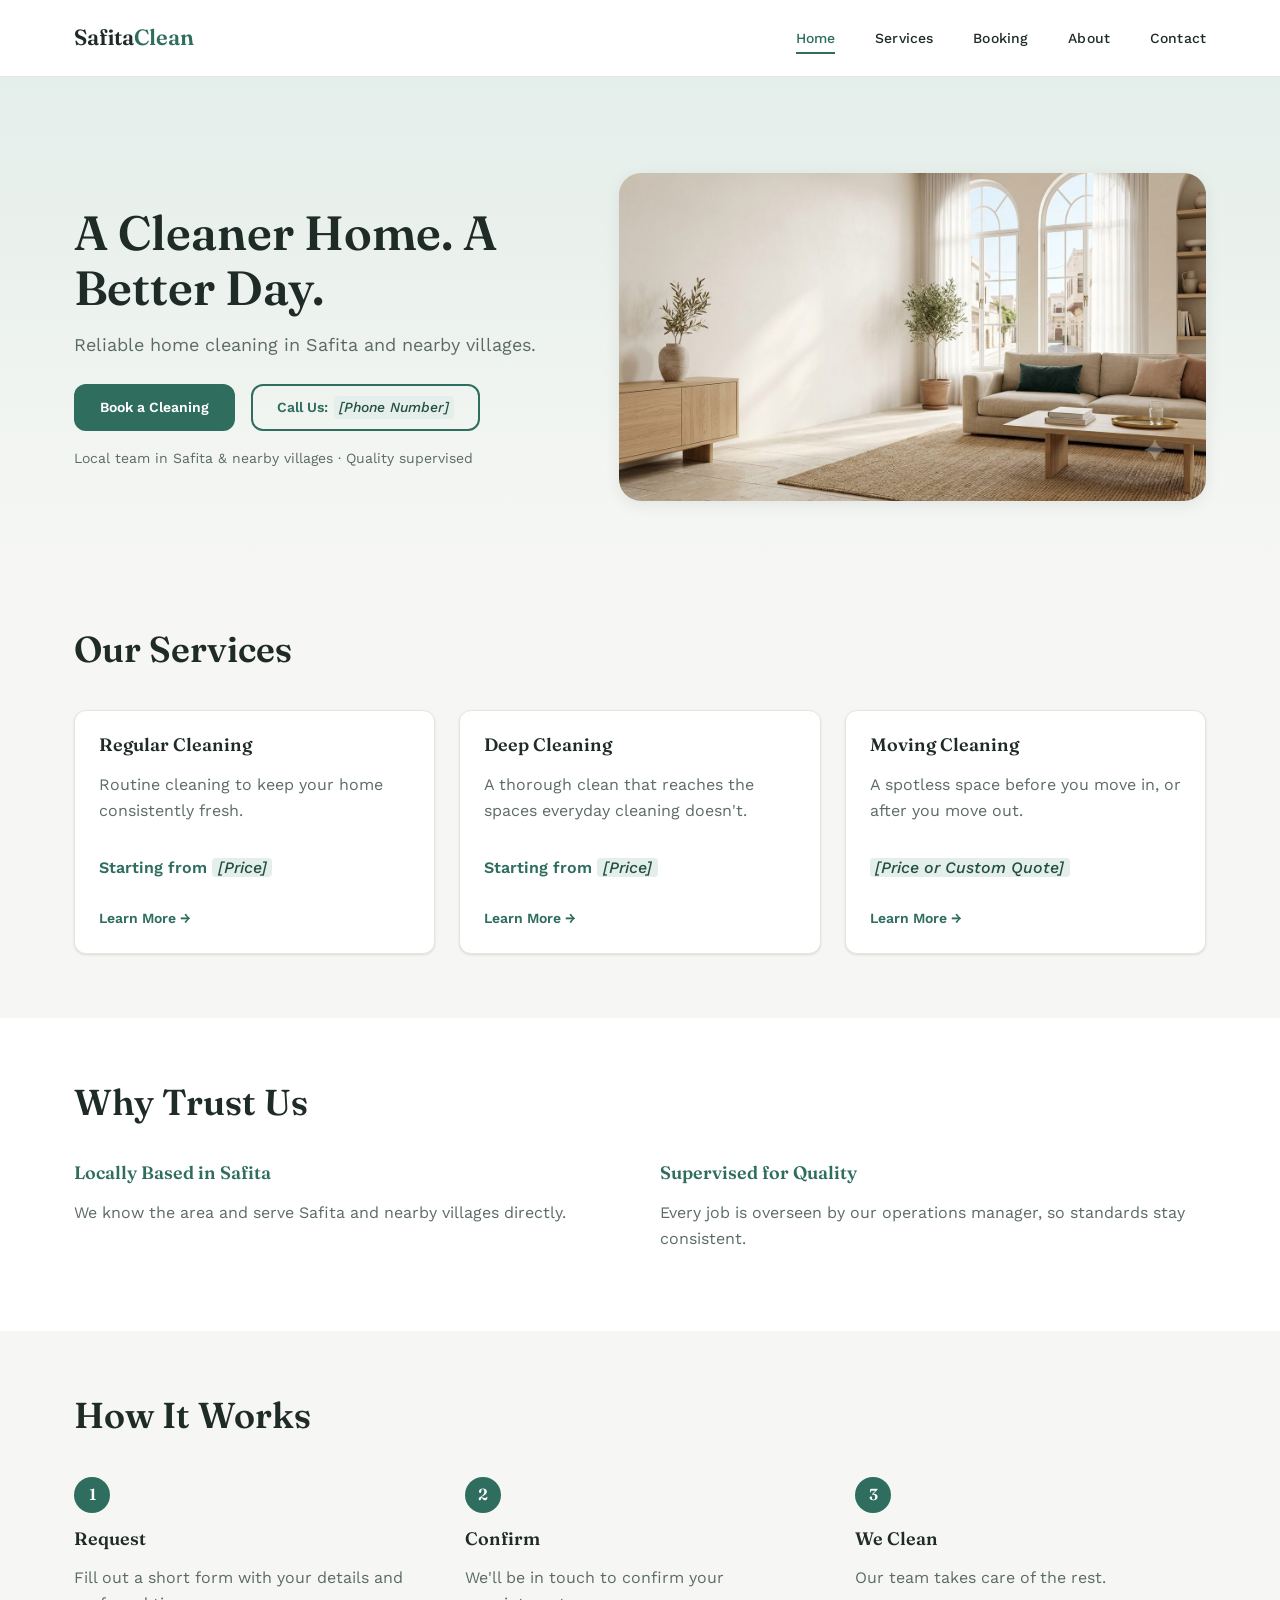
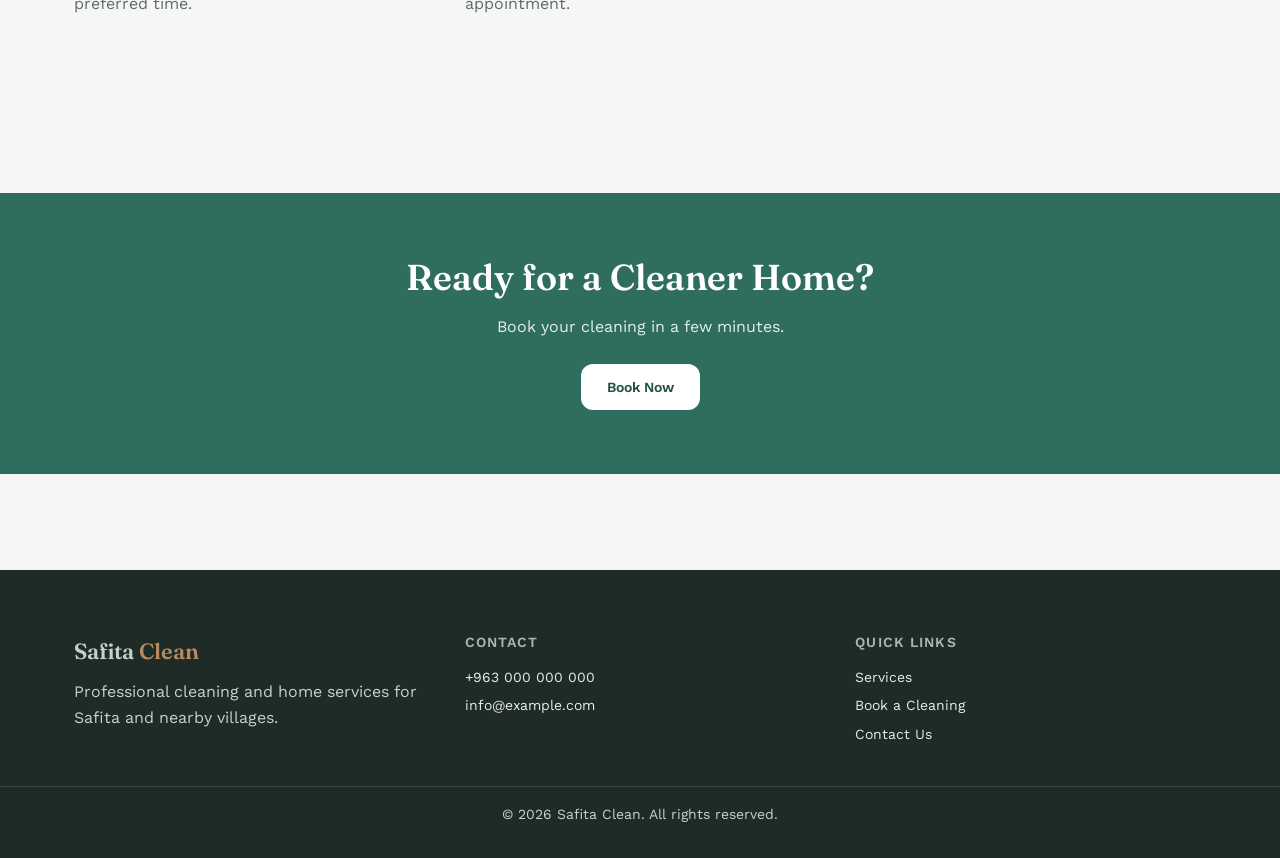
<file: index.html>
<!DOCTYPE html>
<html lang="en">
<head>
  <meta charset="UTF-8">
  <meta name="viewport" content="width=device-width, initial-scale=1.0">
  <title>Safita Clean | Professional Cleaning & Home Services</title>
  <meta name="description" content="Professional home cleaning services in Safita and nearby villages — regular cleaning, deep cleaning, and moving cleanups.">

  <link rel="preconnect" href="https://fonts.googleapis.com">
  <link rel="preconnect" href="https://fonts.gstatic.com" crossorigin>
  <link href="https://fonts.googleapis.com/css2?family=Fraunces:wght@500;600;700&family=Work+Sans:wght@400;500;600&display=swap" rel="stylesheet">

  <link rel="stylesheet" href="css/base.css">
  <link rel="stylesheet" href="css/layout.css">
  <link rel="stylesheet" href="css/components.css">
</head>
<body>
  <a href="#main-content" class="skip-link">Skip to main content</a>

  <div data-include="partials/header.html"></div>

  <main id="main-content">

    <!-- 1. Hero -->
    <section class="hero">
      <div class="container hero__grid">
        <div class="hero__content">
          <h1>A Cleaner Home. A Better Day.</h1>
          <p class="hero__subtext">Reliable home cleaning in Safita and nearby villages.</p>
          <div class="hero__actions">
            <a href="booking.html" class="btn btn--primary">Book a Cleaning</a>
            <a href="tel:+963000000000" class="btn btn--secondary">Call Us: <span class="placeholder-text">[Phone Number]</span></a>
          </div>
          <p class="hero__trust-line">Local team in Safita &amp; nearby villages · Quality supervised</p>
        </div>
        <div class="hero__visual">
          <img
            src="assets/images/hero-living-room.jpg"
            alt="A bright, clean, sunlit living room"
            class="hero__image"
            loading="eager"
            fetchpriority="high"
            width="1376"
            height="768">
        </div>
      </div>
    </section>

    <!-- 2. Services overview -->
    <section class="section">
      <div class="container">
        <h2>Our Services</h2>
        <div class="service-cards">
          <article class="service-card">
            <h3>Regular Cleaning</h3>
            <p>Routine cleaning to keep your home consistently fresh.</p>
            <p class="service-card__price">Starting from <span class="placeholder-text">[Price]</span></p>
            <a href="services.html" class="service-card__link">Learn More →</a>
          </article>
          <article class="service-card">
            <h3>Deep Cleaning</h3>
            <p>A thorough clean that reaches the spaces everyday cleaning doesn't.</p>
            <p class="service-card__price">Starting from <span class="placeholder-text">[Price]</span></p>
            <a href="services.html" class="service-card__link">Learn More →</a>
          </article>
          <article class="service-card">
            <h3>Moving Cleaning</h3>
            <p>A spotless space before you move in, or after you move out.</p>
            <p class="service-card__price"><span class="placeholder-text">[Price or Custom Quote]</span></p>
            <a href="services.html" class="service-card__link">Learn More →</a>
          </article>
        </div>
      </div>
    </section>

    <!-- 3. Why trust us -->
    <section class="section trust-section">
      <div class="container">
        <h2>Why Trust Us</h2>
        <div class="trust-points">
          <div class="trust-point">
            <h3>Locally Based in Safita</h3>
            <p>We know the area and serve Safita and nearby villages directly.</p>
          </div>
          <div class="trust-point">
            <h3>Supervised for Quality</h3>
            <p>Every job is overseen by our operations manager, so standards stay consistent.</p>
          </div>
        </div>
      </div>
    </section>

    <!-- 4. How it works -->
    <section class="section">
      <div class="container">
        <h2>How It Works</h2>
        <ol class="steps">
          <li class="step">
            <span class="step__number" aria-hidden="true">1</span>
            <h3>Request</h3>
            <p>Fill out a short form with your details and preferred time.</p>
          </li>
          <li class="step">
            <span class="step__number" aria-hidden="true">2</span>
            <h3>Confirm</h3>
            <p>We'll be in touch to confirm your appointment.</p>
          </li>
          <li class="step">
            <span class="step__number" aria-hidden="true">3</span>
            <h3>We Clean</h3>
            <p>Our team takes care of the rest.</p>
          </li>
        </ol>
      </div>
    </section>

    <!-- 5. Final CTA -->
    <section class="cta-banner">
      <div class="container cta-banner__inner">
        <h2>Ready for a Cleaner Home?</h2>
        <p>Book your cleaning in a few minutes.</p>
        <a href="booking.html" class="btn btn--primary">Book Now</a>
      </div>
    </section>

  </main>

  <div data-include="partials/footer.html"></div>

  <script src="js/include.js" defer></script>
  <script src="js/nav.js" defer></script>
  <script src="js/main.js" defer></script>
</body>
</html>
</file>
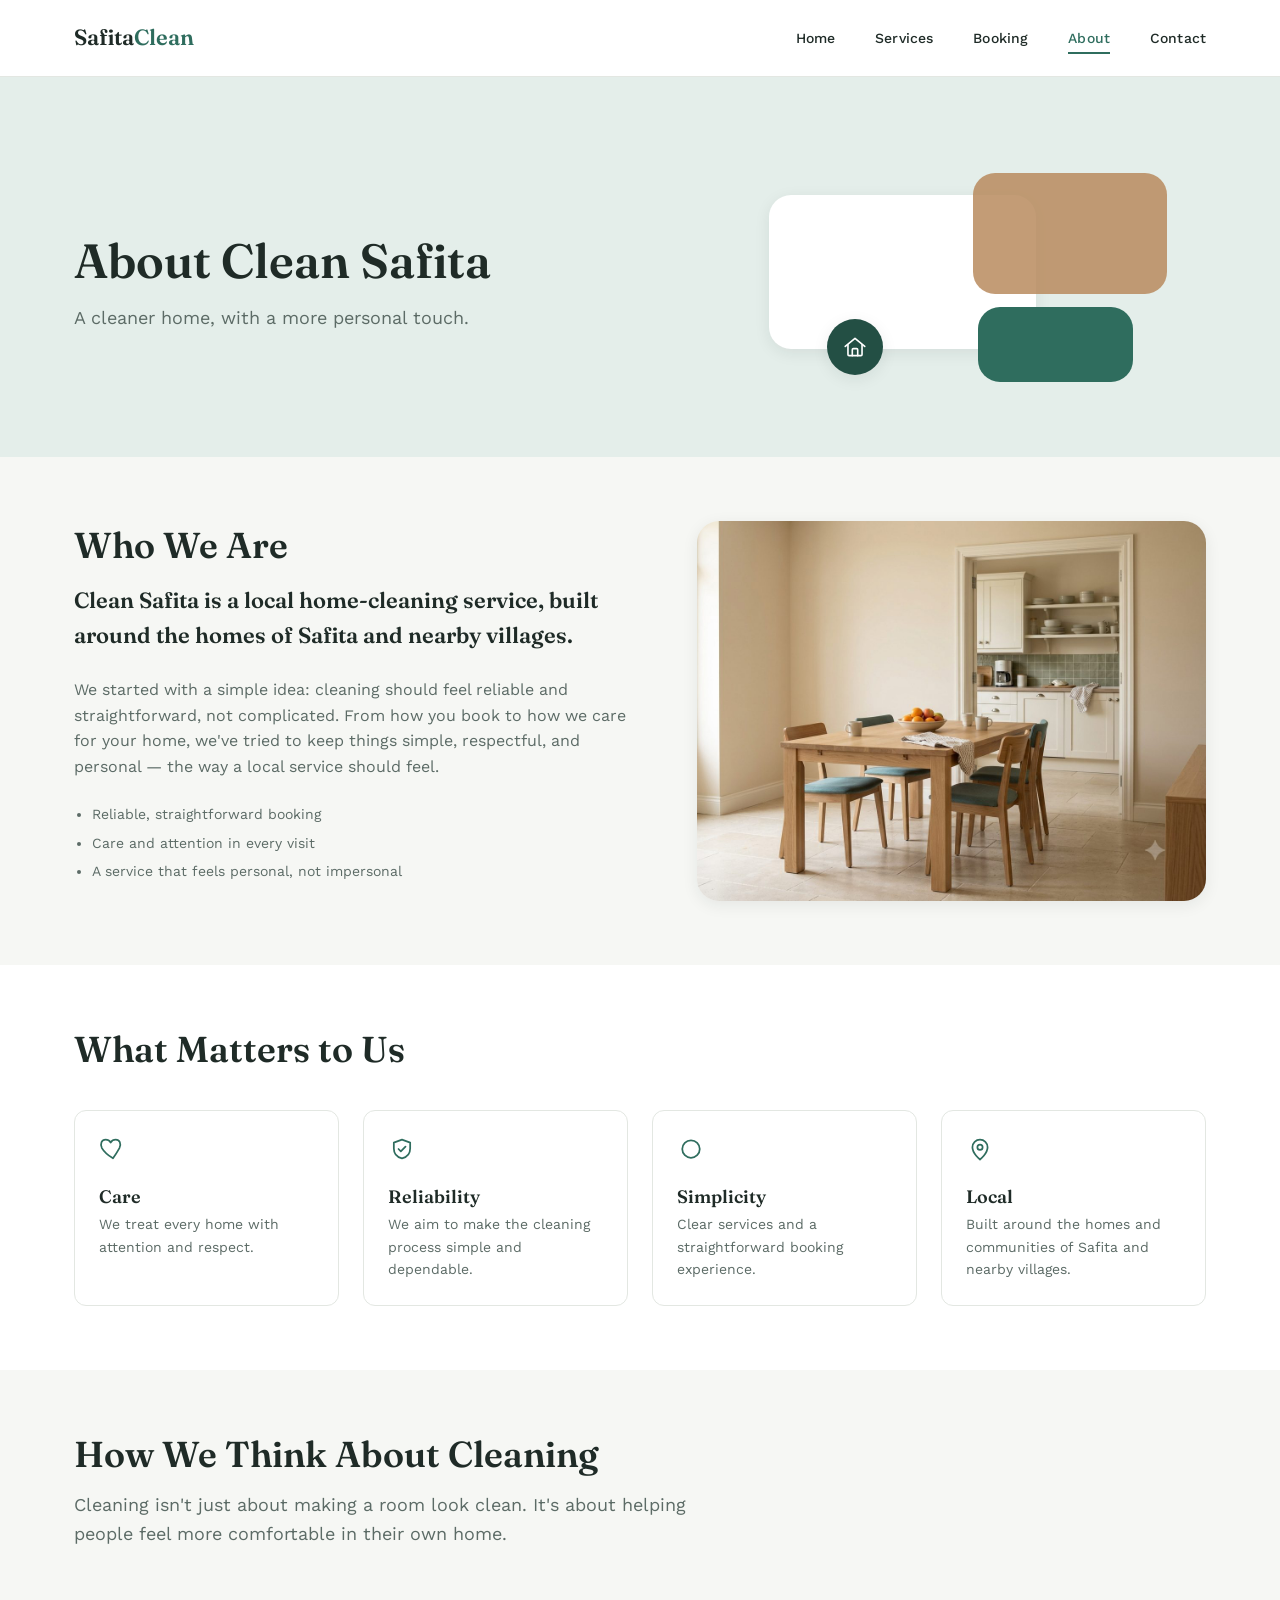
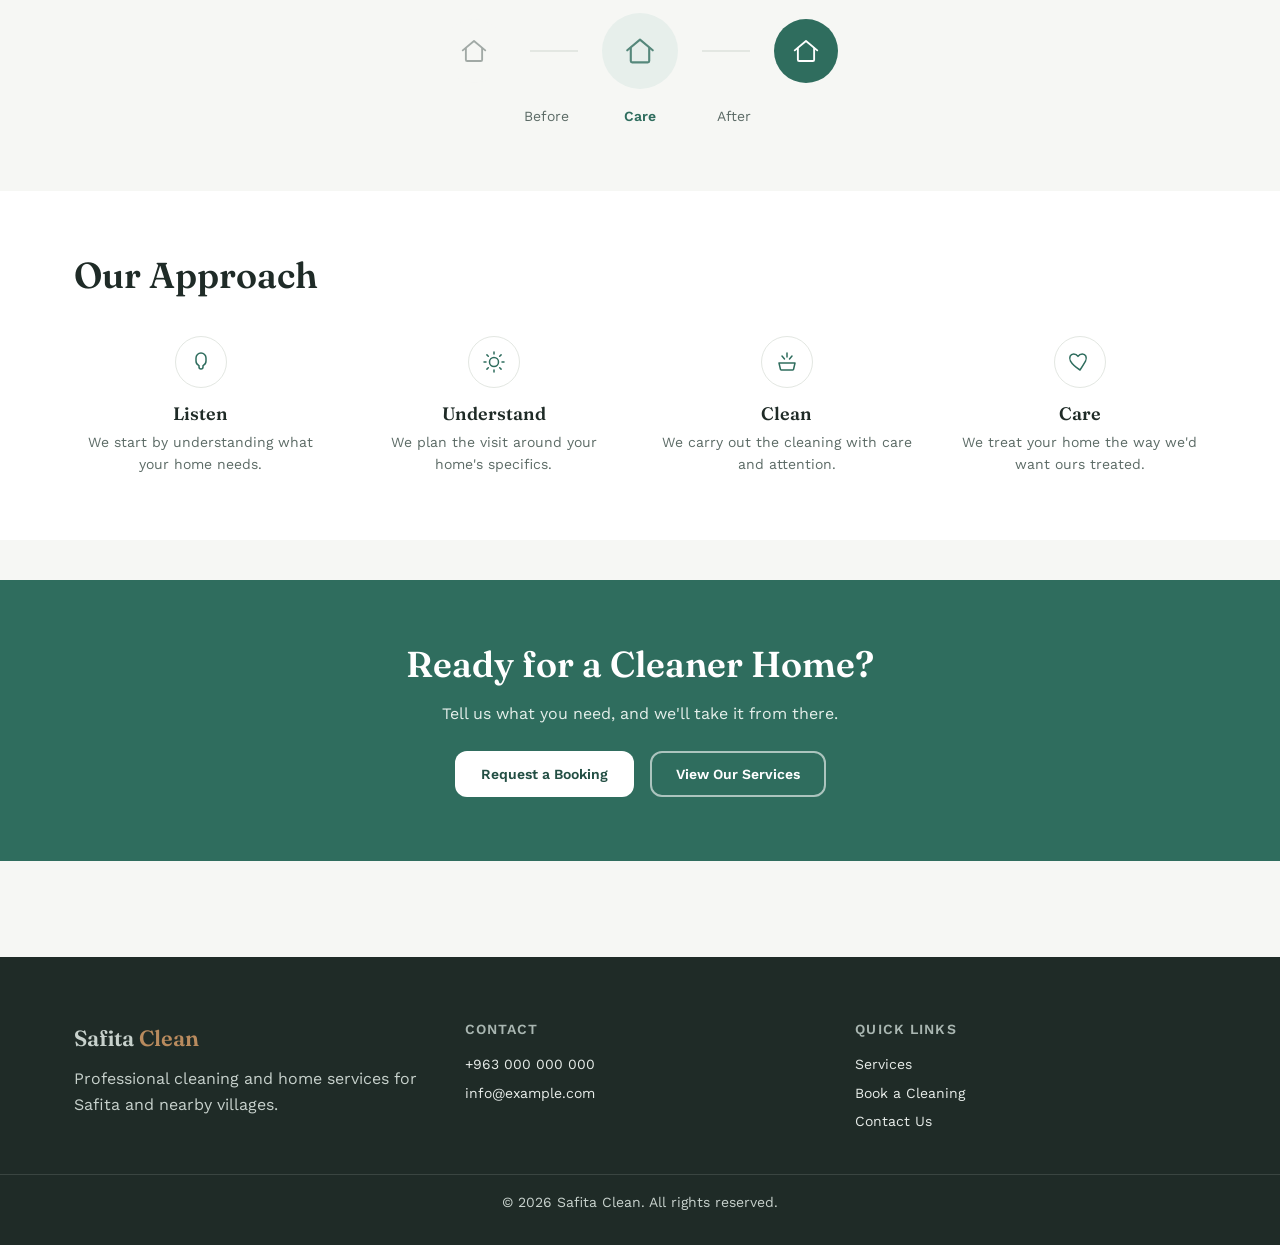
<file: about.html>
<!DOCTYPE html>
<html lang="en">
<head>
  <meta charset="UTF-8">
  <meta name="viewport" content="width=device-width, initial-scale=1.0">
  <title>About Us | Safita Clean</title>
  <meta name="description" content="Learn about Safita Clean, a professional cleaning and home services company serving Safita and nearby villages.">

  <link rel="preconnect" href="https://fonts.googleapis.com">
  <link rel="preconnect" href="https://fonts.gstatic.com" crossorigin>
  <link href="https://fonts.googleapis.com/css2?family=Fraunces:wght@500;600;700&family=Work+Sans:wght@400;500;600&display=swap" rel="stylesheet">

  <link rel="stylesheet" href="css/base.css">
  <link rel="stylesheet" href="css/layout.css">
  <link rel="stylesheet" href="css/components.css">
</head>
<body>
  <a href="#main-content" class="skip-link">Skip to main content</a>

  <div data-include="partials/header.html"></div>

  <main id="main-content">

    <!-- 1. Hero -->
    <section class="about-hero">
      <div class="container about-hero__grid">
        <div class="about-hero__content">
          <h1>About Clean Safita</h1>
          <p class="about-hero__subtext">A cleaner home, with a more personal touch.</p>
        </div>
        <div class="about-hero__visual" aria-hidden="true">
          <div class="about-hero__shape about-hero__shape--1"></div>
          <div class="about-hero__shape about-hero__shape--2"></div>
          <div class="about-hero__shape about-hero__shape--3"></div>
          <div class="about-hero__badge">
            <svg viewBox="0 0 24 24" fill="none" stroke="currentColor" stroke-width="1.5" stroke-linecap="round" stroke-linejoin="round" aria-hidden="true">
              <path d="M3 11.5 12 4l9 7.5"></path>
              <path d="M5.5 10v9a1 1 0 0 0 1 1h11a1 1 0 0 0 1-1v-9"></path>
              <path d="M9.5 20v-5.5a1 1 0 0 1 1-1h3a1 1 0 0 1 1 1V20"></path>
            </svg>
          </div>
        </div>
      </div>
    </section>

    <!-- 2. Who We Are -->
    <section class="section">
      <div class="container who-we-are">
        <div class="who-we-are__text">
          <h2>Who We Are</h2>
          <p class="who-we-are__lead">Clean Safita is a local home-cleaning service, built around the homes of Safita and nearby villages.</p>
          <p>We started with a simple idea: cleaning should feel reliable and straightforward, not complicated. From how you book to how we care for your home, we've tried to keep things simple, respectful, and personal — the way a local service should feel.</p>
          <ul class="who-we-are__points">
            <li>Reliable, straightforward booking</li>
            <li>Care and attention in every visit</li>
            <li>A service that feels personal, not impersonal</li>
          </ul>
        </div>
        <div class="who-we-are__media">
          <img src="assets/images/regular-cleaning.jpg" alt="Bright, tidy dining area with a view into a clean kitchen" class="who-we-are__image">
        </div>
      </div>
    </section>

    <!-- 3. What Matters to Us -->
    <section class="section section--surface">
      <div class="container">
        <h2>What Matters to Us</h2>
        <div class="principles">
          <div class="principle-card">
            <svg class="principle-card__icon" viewBox="0 0 24 24" fill="none" stroke="currentColor" stroke-width="1.5" stroke-linecap="round" stroke-linejoin="round" aria-hidden="true">
              <path d="M12 20s-7-4.35-9.5-8.8C.7 7.4 2.3 4 5.7 4c1.9 0 3.4 1 4.3 2.4C10.9 5 12.4 4 14.3 4c3.4 0 5 3.4 3.2 7.2C15 15.65 12 20 12 20Z"></path>
            </svg>
            <h3>Care</h3>
            <p>We treat every home with attention and respect.</p>
          </div>
          <div class="principle-card">
            <svg class="principle-card__icon" viewBox="0 0 24 24" fill="none" stroke="currentColor" stroke-width="1.5" stroke-linecap="round" stroke-linejoin="round" aria-hidden="true">
              <path d="M12 4 5 6.5v5c0 4.5 3 7.5 7 8.5 4-1 7-4 7-8.5v-5L12 4Z"></path>
              <path d="m9 12 2 2 4-4"></path>
            </svg>
            <h3>Reliability</h3>
            <p>We aim to make the cleaning process simple and dependable.</p>
          </div>
          <div class="principle-card">
            <svg class="principle-card__icon" viewBox="0 0 24 24" fill="none" stroke="currentColor" stroke-width="1.5" stroke-linecap="round" stroke-linejoin="round" aria-hidden="true">
              <circle cx="12" cy="12" r="7.5"></circle>
            </svg>
            <h3>Simplicity</h3>
            <p>Clear services and a straightforward booking experience.</p>
          </div>
          <div class="principle-card">
            <svg class="principle-card__icon" viewBox="0 0 24 24" fill="none" stroke="currentColor" stroke-width="1.5" stroke-linecap="round" stroke-linejoin="round" aria-hidden="true">
              <path d="M12 21s-6.5-5.1-6.5-10.5a6.5 6.5 0 0 1 13 0C18.5 15.9 12 21 12 21Z"></path>
              <circle cx="12" cy="10.5" r="2.25"></circle>
            </svg>
            <h3>Local</h3>
            <p>Built around the homes and communities of Safita and nearby villages.</p>
          </div>
        </div>
      </div>
    </section>

    <!-- 4. How We Think About Cleaning -->
    <section class="section">
      <div class="container">
        <h2>How We Think About Cleaning</h2>
        <p class="philosophy__intro">Cleaning isn't just about making a room look clean. It's about helping people feel more comfortable in their own home.</p>

        <div class="philosophy" aria-hidden="true">
          <div class="philosophy__step philosophy__step--1">
            <svg viewBox="0 0 24 24" fill="none" stroke="currentColor" stroke-width="1.5" stroke-linecap="round" stroke-linejoin="round"><path d="M3 11.5 12 4l9 7.5"></path><path d="M5.5 10v9a1 1 0 0 0 1 1h11a1 1 0 0 0 1-1v-9"></path></svg>
          </div>
          <span class="philosophy__connector"></span>
          <div class="philosophy__step philosophy__step--2">
            <svg viewBox="0 0 24 24" fill="none" stroke="currentColor" stroke-width="1.5" stroke-linecap="round" stroke-linejoin="round"><path d="M3 11.5 12 4l9 7.5"></path><path d="M5.5 10v9a1 1 0 0 0 1 1h11a1 1 0 0 0 1-1v-9"></path></svg>
          </div>
          <span class="philosophy__connector"></span>
          <div class="philosophy__step philosophy__step--3">
            <svg viewBox="0 0 24 24" fill="none" stroke="currentColor" stroke-width="1.5" stroke-linecap="round" stroke-linejoin="round"><path d="M3 11.5 12 4l9 7.5"></path><path d="M5.5 10v9a1 1 0 0 0 1 1h11a1 1 0 0 0 1-1v-9"></path></svg>
          </div>
        </div>
        <div class="philosophy__labels">
          <span>Before</span>
          <span>Care</span>
          <span>After</span>
        </div>
      </div>
    </section>

    <!-- 5. Our Approach -->
    <section class="section section--surface">
      <div class="container">
        <h2>Our Approach</h2>
        <div class="approach">
          <div class="approach__step">
            <div class="approach__icon">
              <svg viewBox="0 0 24 24" fill="none" stroke="currentColor" stroke-width="1.5" stroke-linecap="round" stroke-linejoin="round" aria-hidden="true"><path d="M12 3a5 5 0 0 0-5 5v3a5 5 0 0 0 3 4.58V17a2 2 0 0 0 4 0v-1.42A5 5 0 0 0 17 11V8a5 5 0 0 0-5-5Z"></path></svg>
            </div>
            <h3>Listen</h3>
            <p>We start by understanding what your home needs.</p>
          </div>
          <div class="approach__step">
            <div class="approach__icon">
              <svg viewBox="0 0 24 24" fill="none" stroke="currentColor" stroke-width="1.5" stroke-linecap="round" stroke-linejoin="round" aria-hidden="true"><path d="M12 2v2M12 20v2M4.9 4.9l1.4 1.4M17.7 17.7l1.4 1.4M2 12h2M20 12h2M4.9 19.1l1.4-1.4M17.7 6.3l1.4-1.4"></path><circle cx="12" cy="12" r="4.5"></circle></svg>
            </div>
            <h3>Understand</h3>
            <p>We plan the visit around your home's specifics.</p>
          </div>
          <div class="approach__step">
            <div class="approach__icon">
              <svg viewBox="0 0 24 24" fill="none" stroke="currentColor" stroke-width="1.5" stroke-linecap="round" stroke-linejoin="round" aria-hidden="true"><path d="M12 3v4M17 6l-2.5 3M7 6l2.5 3M4 13h16l-1.5 6.5a1 1 0 0 1-1 .5H6.5a1 1 0 0 1-1-.5L4 13Z"></path></svg>
            </div>
            <h3>Clean</h3>
            <p>We carry out the cleaning with care and attention.</p>
          </div>
          <div class="approach__step">
            <div class="approach__icon">
              <svg viewBox="0 0 24 24" fill="none" stroke="currentColor" stroke-width="1.5" stroke-linecap="round" stroke-linejoin="round" aria-hidden="true"><path d="M12 20s-7-4.35-9.5-8.8C.7 7.4 2.3 4 5.7 4c1.9 0 3.4 1 4.3 2.4C10.9 5 12.4 4 14.3 4c3.4 0 5 3.4 3.2 7.2C15 15.65 12 20 12 20Z"></path></svg>
            </div>
            <h3>Care</h3>
            <p>We treat your home the way we'd want ours treated.</p>
          </div>
        </div>
      </div>
    </section>

    <!-- 6. Final CTA -->
    <section class="simple-cta">
      <div class="container simple-cta__inner">
        <h2>Ready for a Cleaner Home?</h2>
        <p>Tell us what you need, and we'll take it from there.</p>
        <div class="simple-cta__actions">
          <a href="booking.html" class="btn btn--primary">Request a Booking</a>
          <a href="services.html" class="btn btn--secondary">View Our Services</a>
        </div>
      </div>
    </section>

  </main>

  <div data-include="partials/footer.html"></div>

  <script src="js/include.js" defer></script>
  <script src="js/nav.js" defer></script>
  <script src="js/main.js" defer></script>
</body>
</html>
</file>
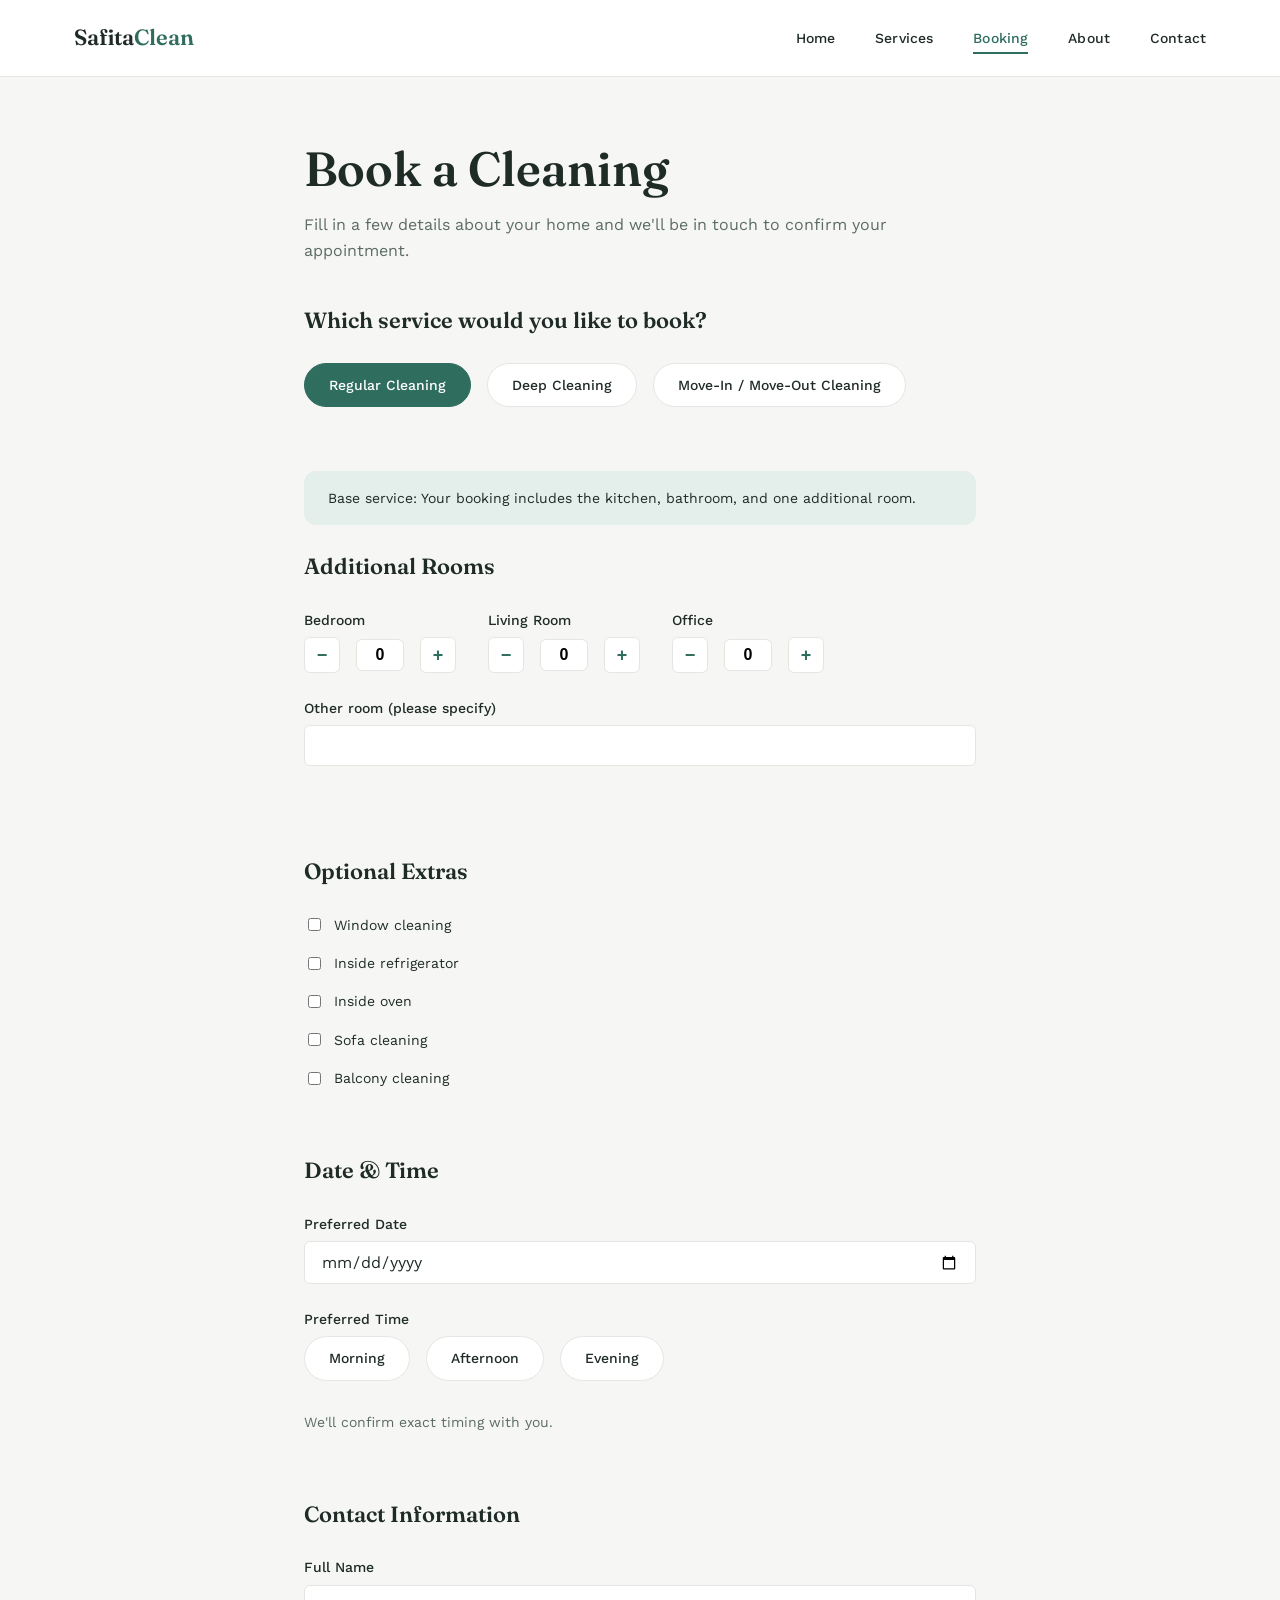
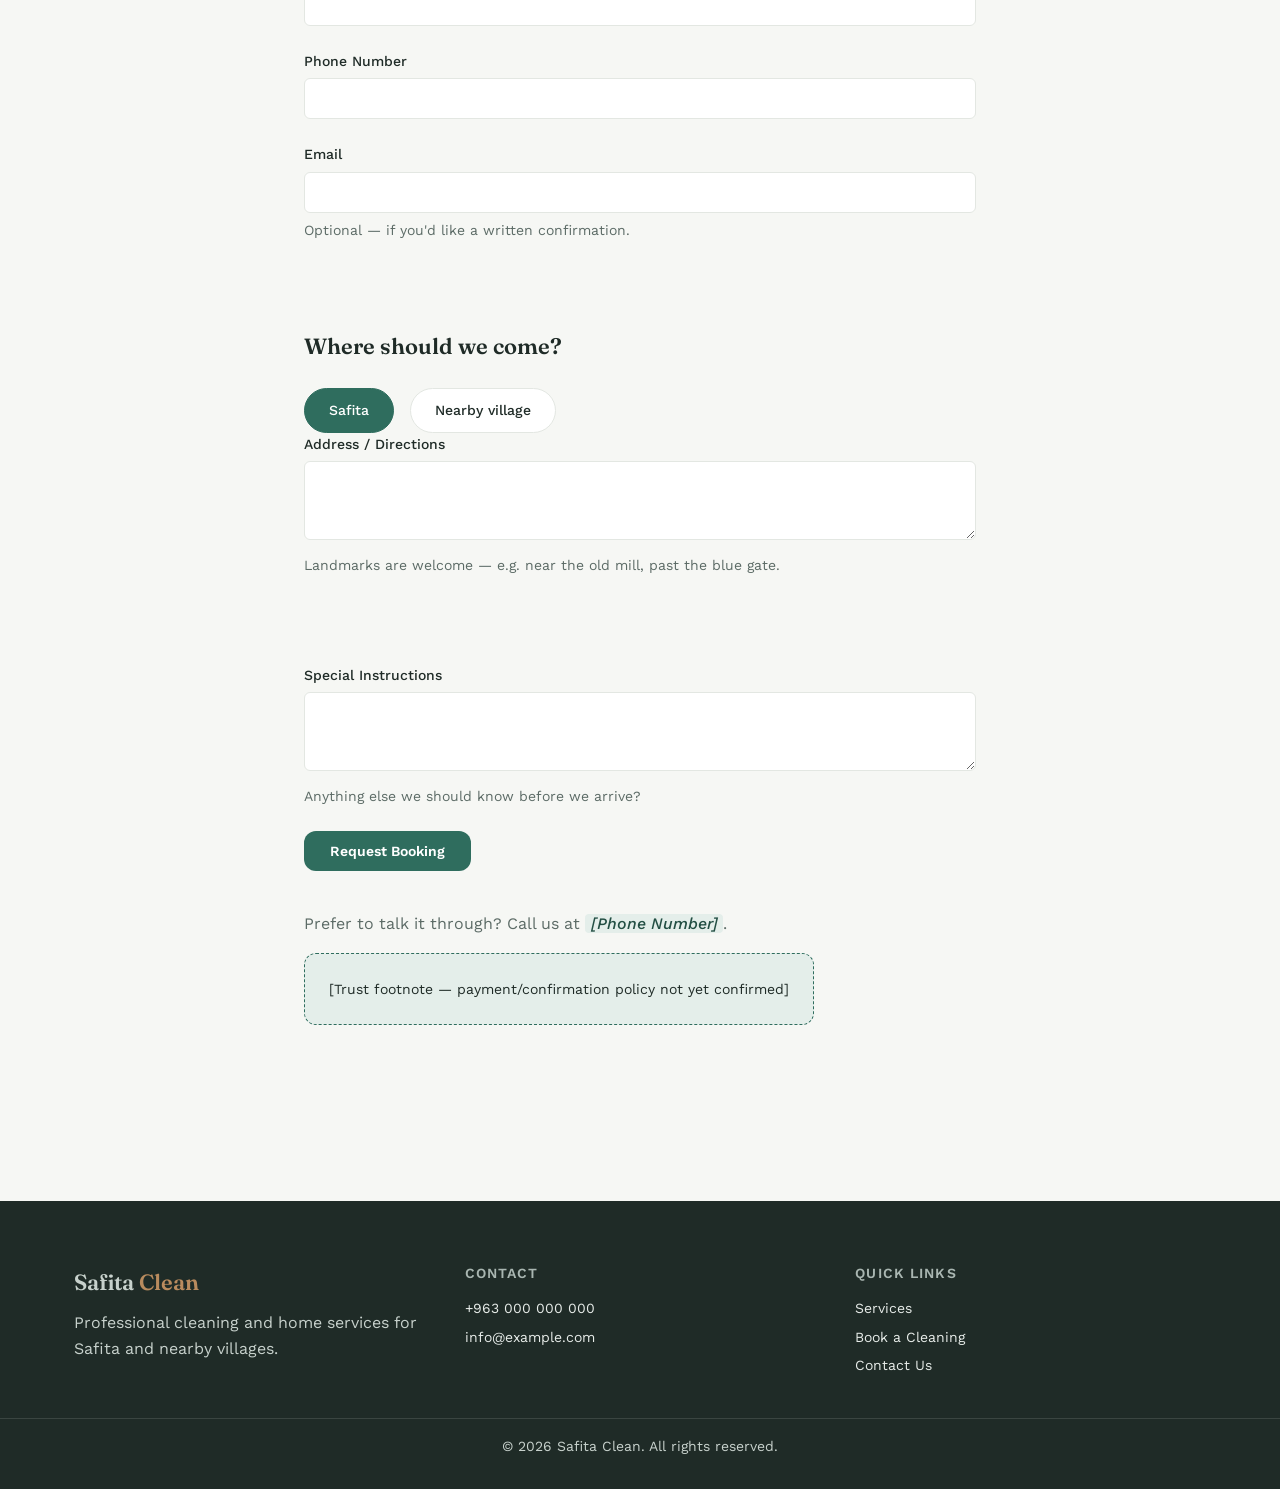
<file: booking.html>
<!DOCTYPE html>
<html lang="en">
<head>
  <meta charset="UTF-8">
  <meta name="viewport" content="width=device-width, initial-scale=1.0">
  <title>Book a Cleaning | Safita Clean</title>
  <meta name="description" content="Request a cleaning appointment in Safita and nearby villages. Quick and simple booking.">

  <link rel="preconnect" href="https://fonts.googleapis.com">
  <link rel="preconnect" href="https://fonts.gstatic.com" crossorigin>
  <link href="https://fonts.googleapis.com/css2?family=Fraunces:wght@500;600;700&family=Work+Sans:wght@400;500;600&display=swap" rel="stylesheet">

  <link rel="stylesheet" href="css/base.css">
  <link rel="stylesheet" href="css/layout.css">
  <link rel="stylesheet" href="css/components.css">
</head>
<body>
  <a href="#main-content" class="skip-link">Skip to main content</a>

  <div data-include="partials/header.html"></div>

  <main id="main-content">
    <section class="section">
      <div class="container container--narrow">
        <h1>Book a Cleaning</h1>
        <p>Fill in a few details about your home and we'll be in touch to confirm your appointment.</p>

        <form id="booking-form" class="booking-form" novalidate>

          <!-- Service Type -->
          <fieldset class="form-group">
            <legend>Which service would you like to book?</legend>
            <div class="pill-choice">
              <input type="radio" name="service" value="regular" id="service-regular" class="pill-choice__input" checked>
              <label for="service-regular" class="pill-choice__label">Regular Cleaning</label>

              <input type="radio" name="service" value="deep" id="service-deep" class="pill-choice__input">
              <label for="service-deep" class="pill-choice__label">Deep Cleaning</label>

              <input type="radio" name="service" value="moving" id="service-moving" class="pill-choice__input">
              <label for="service-moving" class="pill-choice__label">Move-In / Move-Out Cleaning</label>
            </div>
          </fieldset>

          <!-- Regular / Deep fields -->
          <div class="service-fields" data-service-fields="regular,deep">
            <p class="form-note">Base service: Your booking includes the kitchen, bathroom, and one additional room.</p>

            <fieldset class="form-group">
              <legend>Additional Rooms</legend>
              <div class="stepper-group">
                <div class="stepper">
                  <label for="rooms-bedroom-rd" class="stepper__label">Bedroom</label>
                  <div class="stepper__controls">
                    <button type="button" class="stepper__btn" data-stepper-decrement aria-controls="rooms-bedroom-rd" aria-label="Decrease Bedroom">&minus;</button>
                    <input type="number" id="rooms-bedroom-rd" name="rooms_bedroom_rd" class="stepper__input" min="0" max="9" value="0" inputmode="numeric">
                    <button type="button" class="stepper__btn" data-stepper-increment aria-controls="rooms-bedroom-rd" aria-label="Increase Bedroom">+</button>
                  </div>
                </div>
                <div class="stepper">
                  <label for="rooms-livingroom-rd" class="stepper__label">Living Room</label>
                  <div class="stepper__controls">
                    <button type="button" class="stepper__btn" data-stepper-decrement aria-controls="rooms-livingroom-rd" aria-label="Decrease Living Room">&minus;</button>
                    <input type="number" id="rooms-livingroom-rd" name="rooms_livingroom_rd" class="stepper__input" min="0" max="9" value="0" inputmode="numeric">
                    <button type="button" class="stepper__btn" data-stepper-increment aria-controls="rooms-livingroom-rd" aria-label="Increase Living Room">+</button>
                  </div>
                </div>
                <div class="stepper">
                  <label for="rooms-office-rd" class="stepper__label">Office</label>
                  <div class="stepper__controls">
                    <button type="button" class="stepper__btn" data-stepper-decrement aria-controls="rooms-office-rd" aria-label="Decrease Office">&minus;</button>
                    <input type="number" id="rooms-office-rd" name="rooms_office_rd" class="stepper__input" min="0" max="9" value="0" inputmode="numeric">
                    <button type="button" class="stepper__btn" data-stepper-increment aria-controls="rooms-office-rd" aria-label="Increase Office">+</button>
                  </div>
                </div>
              </div>
              <div class="form-field">
                <label for="other-room-rd">Other room (please specify)</label>
                <input type="text" id="other-room-rd" name="other_room_rd">
              </div>
            </fieldset>
          </div>

          <!-- Move-In / Move-Out fields -->
          <div class="service-fields" data-service-fields="moving" hidden>
            <fieldset class="form-group">
              <legend>Is this a move-in or move-out cleaning?</legend>
              <div class="pill-choice">
                <input type="radio" name="move_type" value="movein" id="move-type-in" class="pill-choice__input">
                <label for="move-type-in" class="pill-choice__label">Move-In</label>

                <input type="radio" name="move_type" value="moveout" id="move-type-out" class="pill-choice__input">
                <label for="move-type-out" class="pill-choice__label">Move-Out</label>
              </div>
              <p class="form-error" id="error-move-type" aria-live="polite"></p>
            </fieldset>

            <fieldset class="form-group">
              <legend>Property Details</legend>
              <div class="stepper-group">
                <div class="stepper">
                  <label for="rooms-bedroom-mio" class="stepper__label">Bedrooms</label>
                  <div class="stepper__controls">
                    <button type="button" class="stepper__btn" data-stepper-decrement aria-controls="rooms-bedroom-mio" aria-label="Decrease Bedrooms">&minus;</button>
                    <input type="number" id="rooms-bedroom-mio" name="rooms_bedroom_mio" class="stepper__input" min="0" max="9" value="0" inputmode="numeric">
                    <button type="button" class="stepper__btn" data-stepper-increment aria-controls="rooms-bedroom-mio" aria-label="Increase Bedrooms">+</button>
                  </div>
                </div>
                <div class="stepper">
                  <label for="rooms-livingroom-mio" class="stepper__label">Living Rooms</label>
                  <div class="stepper__controls">
                    <button type="button" class="stepper__btn" data-stepper-decrement aria-controls="rooms-livingroom-mio" aria-label="Decrease Living Rooms">&minus;</button>
                    <input type="number" id="rooms-livingroom-mio" name="rooms_livingroom_mio" class="stepper__input" min="0" max="9" value="0" inputmode="numeric">
                    <button type="button" class="stepper__btn" data-stepper-increment aria-controls="rooms-livingroom-mio" aria-label="Increase Living Rooms">+</button>
                  </div>
                </div>
                <div class="stepper">
                  <label for="rooms-office-mio" class="stepper__label">Offices</label>
                  <div class="stepper__controls">
                    <button type="button" class="stepper__btn" data-stepper-decrement aria-controls="rooms-office-mio" aria-label="Decrease Offices">&minus;</button>
                    <input type="number" id="rooms-office-mio" name="rooms_office_mio" class="stepper__input" min="0" max="9" value="0" inputmode="numeric">
                    <button type="button" class="stepper__btn" data-stepper-increment aria-controls="rooms-office-mio" aria-label="Increase Offices">+</button>
                  </div>
                </div>
                <div class="stepper">
                  <label for="rooms-bathroom-mio" class="stepper__label">Bathrooms</label>
                  <div class="stepper__controls">
                    <button type="button" class="stepper__btn" data-stepper-decrement aria-controls="rooms-bathroom-mio" aria-label="Decrease Bathrooms">&minus;</button>
                    <input type="number" id="rooms-bathroom-mio" name="rooms_bathroom_mio" class="stepper__input" min="0" max="9" value="0" inputmode="numeric">
                    <button type="button" class="stepper__btn" data-stepper-increment aria-controls="rooms-bathroom-mio" aria-label="Increase Bathrooms">+</button>
                  </div>
                </div>
              </div>
              <p class="form-error" id="error-property-rooms" aria-live="polite"></p>
            </fieldset>

            <fieldset class="form-group">
              <legend>Furnishing Status</legend>
              <div class="pill-choice">
                <input type="radio" name="furnishing" value="empty" id="furnishing-empty" class="pill-choice__input">
                <label for="furnishing-empty" class="pill-choice__label">Empty</label>

                <input type="radio" name="furnishing" value="partial" id="furnishing-partial" class="pill-choice__input">
                <label for="furnishing-partial" class="pill-choice__label">Partially Furnished</label>

                <input type="radio" name="furnishing" value="full" id="furnishing-full" class="pill-choice__input">
                <label for="furnishing-full" class="pill-choice__label">Fully Furnished</label>
              </div>
              <p class="form-error" id="error-furnishing" aria-live="polite"></p>
            </fieldset>
          </div>

          <!-- Optional Extras (shared across all services) -->
          <fieldset class="form-group">
            <legend>Optional Extras</legend>
            <div class="checkbox-group">
              <label><input type="checkbox" name="extras" value="windows" id="extras-windows"> Window cleaning</label>
              <label><input type="checkbox" name="extras" value="fridge" id="extras-fridge"> Inside refrigerator</label>
              <label><input type="checkbox" name="extras" value="oven" id="extras-oven"> Inside oven</label>
              <label><input type="checkbox" name="extras" value="sofa" id="extras-sofa"> Sofa cleaning</label>
              <label><input type="checkbox" name="extras" value="balcony" id="extras-balcony"> Balcony cleaning</label>
            </div>
          </fieldset>

          <!-- Date & Time -->
          <fieldset class="form-group">
            <legend>Date &amp; Time</legend>
            <div class="form-field">
              <label for="preferred-date">Preferred Date</label>
              <input type="date" id="preferred-date" name="date" required aria-describedby="error-date">
              <p class="form-error" id="error-date" aria-live="polite"></p>
            </div>
            <div class="form-field">
              <span class="form-field__label">Preferred Time</span>
              <div class="pill-choice">
                <input type="radio" name="time" value="morning" id="time-morning" class="pill-choice__input">
                <label for="time-morning" class="pill-choice__label">Morning</label>

                <input type="radio" name="time" value="afternoon" id="time-afternoon" class="pill-choice__input">
                <label for="time-afternoon" class="pill-choice__label">Afternoon</label>

                <input type="radio" name="time" value="evening" id="time-evening" class="pill-choice__input">
                <label for="time-evening" class="pill-choice__label">Evening</label>
              </div>
              <p class="form-error" id="error-time" aria-live="polite"></p>
            </div>
            <p class="form-hint">We'll confirm exact timing with you.</p>
          </fieldset>

          <!-- Contact Information -->
          <fieldset class="form-group">
            <legend>Contact Information</legend>
            <div class="form-field">
              <label for="customer-name">Full Name</label>
              <input type="text" id="customer-name" name="customer_name" required aria-describedby="error-customer-name">
              <p class="form-error" id="error-customer-name" aria-live="polite"></p>
            </div>
            <div class="form-field">
              <label for="phone">Phone Number</label>
              <input type="tel" id="phone" name="phone" required aria-describedby="error-phone">
              <p class="form-error" id="error-phone" aria-live="polite"></p>
            </div>
            <div class="form-field">
              <label for="email">Email</label>
              <input type="email" id="email" name="email">
              <p class="form-hint">Optional — if you'd like a written confirmation.</p>
            </div>
          </fieldset>

          <!-- Location -->
          <fieldset class="form-group">
            <legend>Where should we come?</legend>
            <div class="pill-choice">
              <input type="radio" name="area" value="safita" id="area-safita" class="pill-choice__input" checked>
              <label for="area-safita" class="pill-choice__label">Safita</label>

              <input type="radio" name="area" value="village" id="area-village" class="pill-choice__input">
              <label for="area-village" class="pill-choice__label">Nearby village</label>
            </div>

            <div class="form-field" data-village-field hidden>
              <label for="village-name">Village name</label>
              <input type="text" id="village-name" name="village_name" aria-describedby="error-village-name">
              <p class="form-error" id="error-village-name" aria-live="polite"></p>
            </div>

            <div class="form-field">
              <label for="address">Address / Directions</label>
              <textarea id="address" name="address" rows="3" required aria-describedby="error-address"></textarea>
              <p class="form-hint">Landmarks are welcome — e.g. near the old mill, past the blue gate.</p>
              <p class="form-error" id="error-address" aria-live="polite"></p>
            </div>
          </fieldset>

          <!-- Special Instructions -->
          <div class="form-field">
            <label for="notes">Special Instructions</label>
            <textarea id="notes" name="notes" rows="3"></textarea>
            <p class="form-hint">Anything else we should know before we arrive?</p>
          </div>

          <button type="submit" class="btn btn--primary">Request Booking</button>
        </form>

        <!-- Success state, shown after front-end validation passes -->
        <div class="booking-success" id="booking-success" hidden tabindex="-1">
          <h2>Thanks — we've got your request</h2>
          <p>We'll be in touch to confirm the details of your cleaning.</p>
          <p class="placeholder-note">Email delivery isn't connected yet — this is a development confirmation only.</p>
        </div>

        <p class="booking-alt-contact">Prefer to talk it through? Call us at <span class="placeholder-text">[Phone Number]</span>.</p>
        <p class="placeholder-note">[Trust footnote — payment/confirmation policy not yet confirmed]</p>
      </div>
    </section>
  </main>

  <div data-include="partials/footer.html"></div>

  <script src="js/include.js" defer></script>
  <script src="js/nav.js" defer></script>
  <script src="js/main.js" defer></script>
  <script src="js/booking-form.js" defer></script>
</body>
</html>
</file>
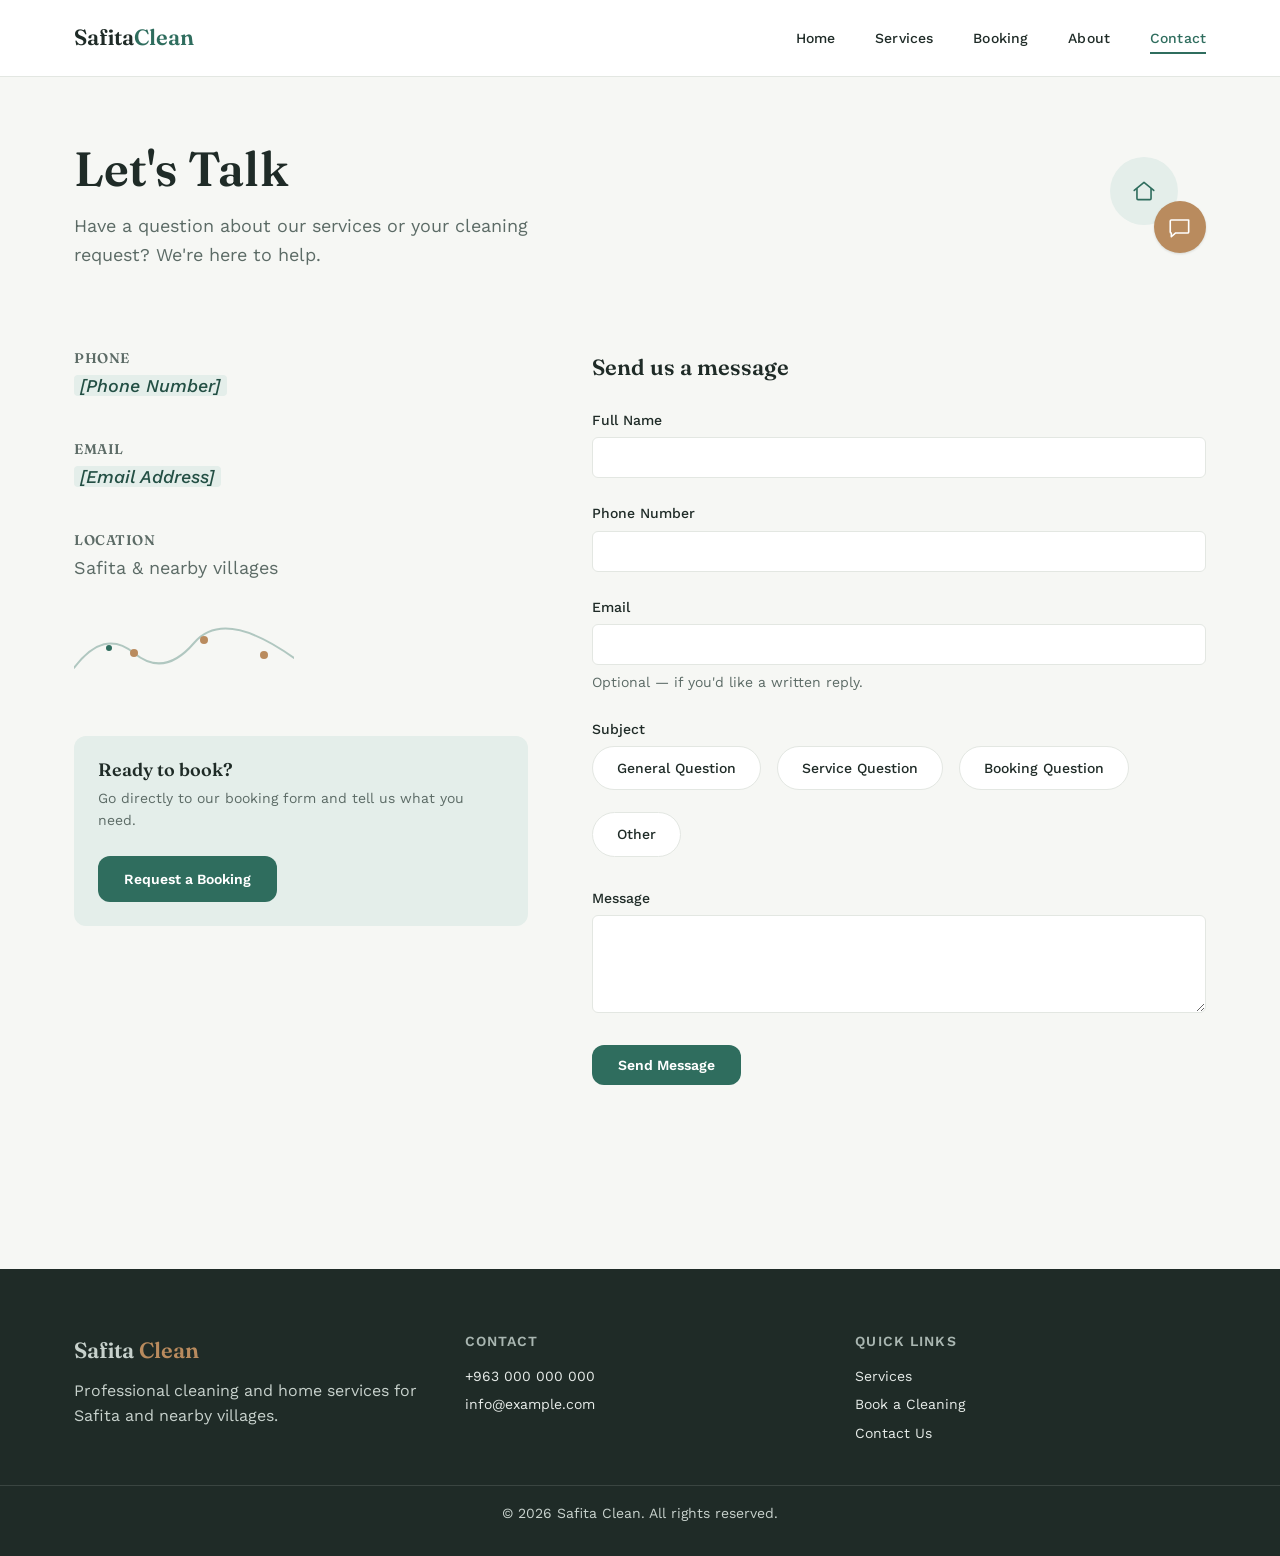
<file: contact.html>
<!DOCTYPE html>
<html lang="en">
<head>
  <meta charset="UTF-8">
  <meta name="viewport" content="width=device-width, initial-scale=1.0">
  <title>Contact | Safita Clean</title>
  <meta name="description" content="Get in touch with Safita Clean for cleaning and home services in Safita and nearby villages.">

  <link rel="preconnect" href="https://fonts.googleapis.com">
  <link rel="preconnect" href="https://fonts.gstatic.com" crossorigin>
  <link href="https://fonts.googleapis.com/css2?family=Fraunces:wght@500;600;700&family=Work+Sans:wght@400;500;600&display=swap" rel="stylesheet">

  <link rel="stylesheet" href="css/base.css">
  <link rel="stylesheet" href="css/layout.css">
  <link rel="stylesheet" href="css/components.css">
</head>
<body>
  <a href="#main-content" class="skip-link">Skip to main content</a>

  <div data-include="partials/header.html"></div>

  <main id="main-content">

    <!-- 1. Hero -->
    <section class="section contact-hero">
      <div class="container contact-hero__grid">
        <div>
          <h1>Let's Talk</h1>
          <p class="contact-hero__subtext">Have a question about our services or your cleaning request? We're here to help.</p>
        </div>
        <div class="contact-hero__icons" aria-hidden="true">
          <div class="contact-hero__icon contact-hero__icon--house">
            <svg viewBox="0 0 24 24" fill="none" stroke="currentColor" stroke-width="1.5" stroke-linecap="round" stroke-linejoin="round"><path d="M3 11.5 12 4l9 7.5"></path><path d="M5.5 10v9a1 1 0 0 0 1 1h11a1 1 0 0 0 1-1v-9"></path></svg>
          </div>
          <div class="contact-hero__icon contact-hero__icon--message">
            <svg viewBox="0 0 24 24" fill="none" stroke="currentColor" stroke-width="1.5" stroke-linecap="round" stroke-linejoin="round"><path d="M4 5.5h16v11a1 1 0 0 1-1 1H8l-4 3.5v-3.5H4a1 1 0 0 1-1-1v-10a1 1 0 0 1 1-1Z"></path></svg>
          </div>
        </div>
      </div>
    </section>

    <!-- 2. Contact details + form -->
    <section class="section">
      <div class="container">
        <div class="contact-layout">

        <div class="contact-details">
          <div class="contact-detail">
            <h3>Phone</h3>
            <p><span class="placeholder-text">[Phone Number]</span></p>
          </div>
          <div class="contact-detail">
            <h3>Email</h3>
            <p><span class="placeholder-text">[Email Address]</span></p>
          </div>
          <div class="contact-detail">
            <h3>Location</h3>
            <p>Safita &amp; nearby villages</p>
            <svg class="map-decoration" viewBox="0 0 220 90" aria-hidden="true">
              <path d="M0 70 Q 30 30 60 55 T 120 45 T 220 60" fill="none" stroke="var(--color-primary)" stroke-width="2" stroke-linecap="round" opacity="0.35"></path>
              <circle cx="60" cy="55" r="4" fill="var(--color-accent)"></circle>
              <circle cx="130" cy="42" r="4" fill="var(--color-accent)"></circle>
              <circle cx="190" cy="57" r="4" fill="var(--color-accent)"></circle>
              <circle cx="35" cy="50" r="3" fill="var(--color-primary)"></circle>
            </svg>
          </div>

          <div class="prompt-card">
            <h3>Ready to book?</h3>
            <p>Go directly to our booking form and tell us what you need.</p>
            <a href="booking.html" class="btn btn--primary">Request a Booking</a>
          </div>
        </div>

        <form id="contact-form" class="contact-form" novalidate>
          <fieldset class="form-group">
            <legend>Send us a message</legend>

            <div class="form-field">
              <label for="contact-name">Full Name</label>
              <input type="text" id="contact-name" name="contact_name" required aria-describedby="error-contact-name">
              <p class="form-error" id="error-contact-name" aria-live="polite"></p>
            </div>

            <div class="form-field">
              <label for="contact-phone">Phone Number</label>
              <input type="tel" id="contact-phone" name="phone" required aria-describedby="error-contact-phone">
              <p class="form-error" id="error-contact-phone" aria-live="polite"></p>
            </div>

            <div class="form-field">
              <label for="contact-email">Email</label>
              <input type="email" id="contact-email" name="email">
              <p class="form-hint">Optional — if you'd like a written reply.</p>
            </div>

            <div class="form-field">
              <span class="form-field__label">Subject</span>
              <div class="pill-choice">
                <input type="radio" name="subject" value="general" id="subject-general" class="pill-choice__input">
                <label for="subject-general" class="pill-choice__label">General Question</label>

                <input type="radio" name="subject" value="service" id="subject-service" class="pill-choice__input">
                <label for="subject-service" class="pill-choice__label">Service Question</label>

                <input type="radio" name="subject" value="booking" id="subject-booking" class="pill-choice__input">
                <label for="subject-booking" class="pill-choice__label">Booking Question</label>

                <input type="radio" name="subject" value="other" id="subject-other" class="pill-choice__input">
                <label for="subject-other" class="pill-choice__label">Other</label>
              </div>
              <p class="form-error" id="error-subject" aria-live="polite"></p>
            </div>

            <div class="form-field">
              <label for="contact-message">Message</label>
              <textarea id="contact-message" name="message" rows="4" required aria-describedby="error-contact-message"></textarea>
              <p class="form-error" id="error-contact-message" aria-live="polite"></p>
            </div>

            <button type="submit" class="btn btn--primary">Send Message</button>
          </fieldset>
        </form>

        </div>

        <!-- Success state -->
        <div class="booking-success" id="contact-success" hidden tabindex="-1">
          <h2>Thanks — we've received your message</h2>
          <p>We'll get back to you as soon as we can.</p>
          <p class="placeholder-note">Email delivery isn't connected yet — this is a development confirmation only.</p>
        </div>

      </div>
    </section>

  </main>

  <div data-include="partials/footer.html"></div>

  <script src="js/include.js" defer></script>
  <script src="js/nav.js" defer></script>
  <script src="js/main.js" defer></script>
  <script src="js/contact-form.js" defer></script>
</body>
</html>
</file>
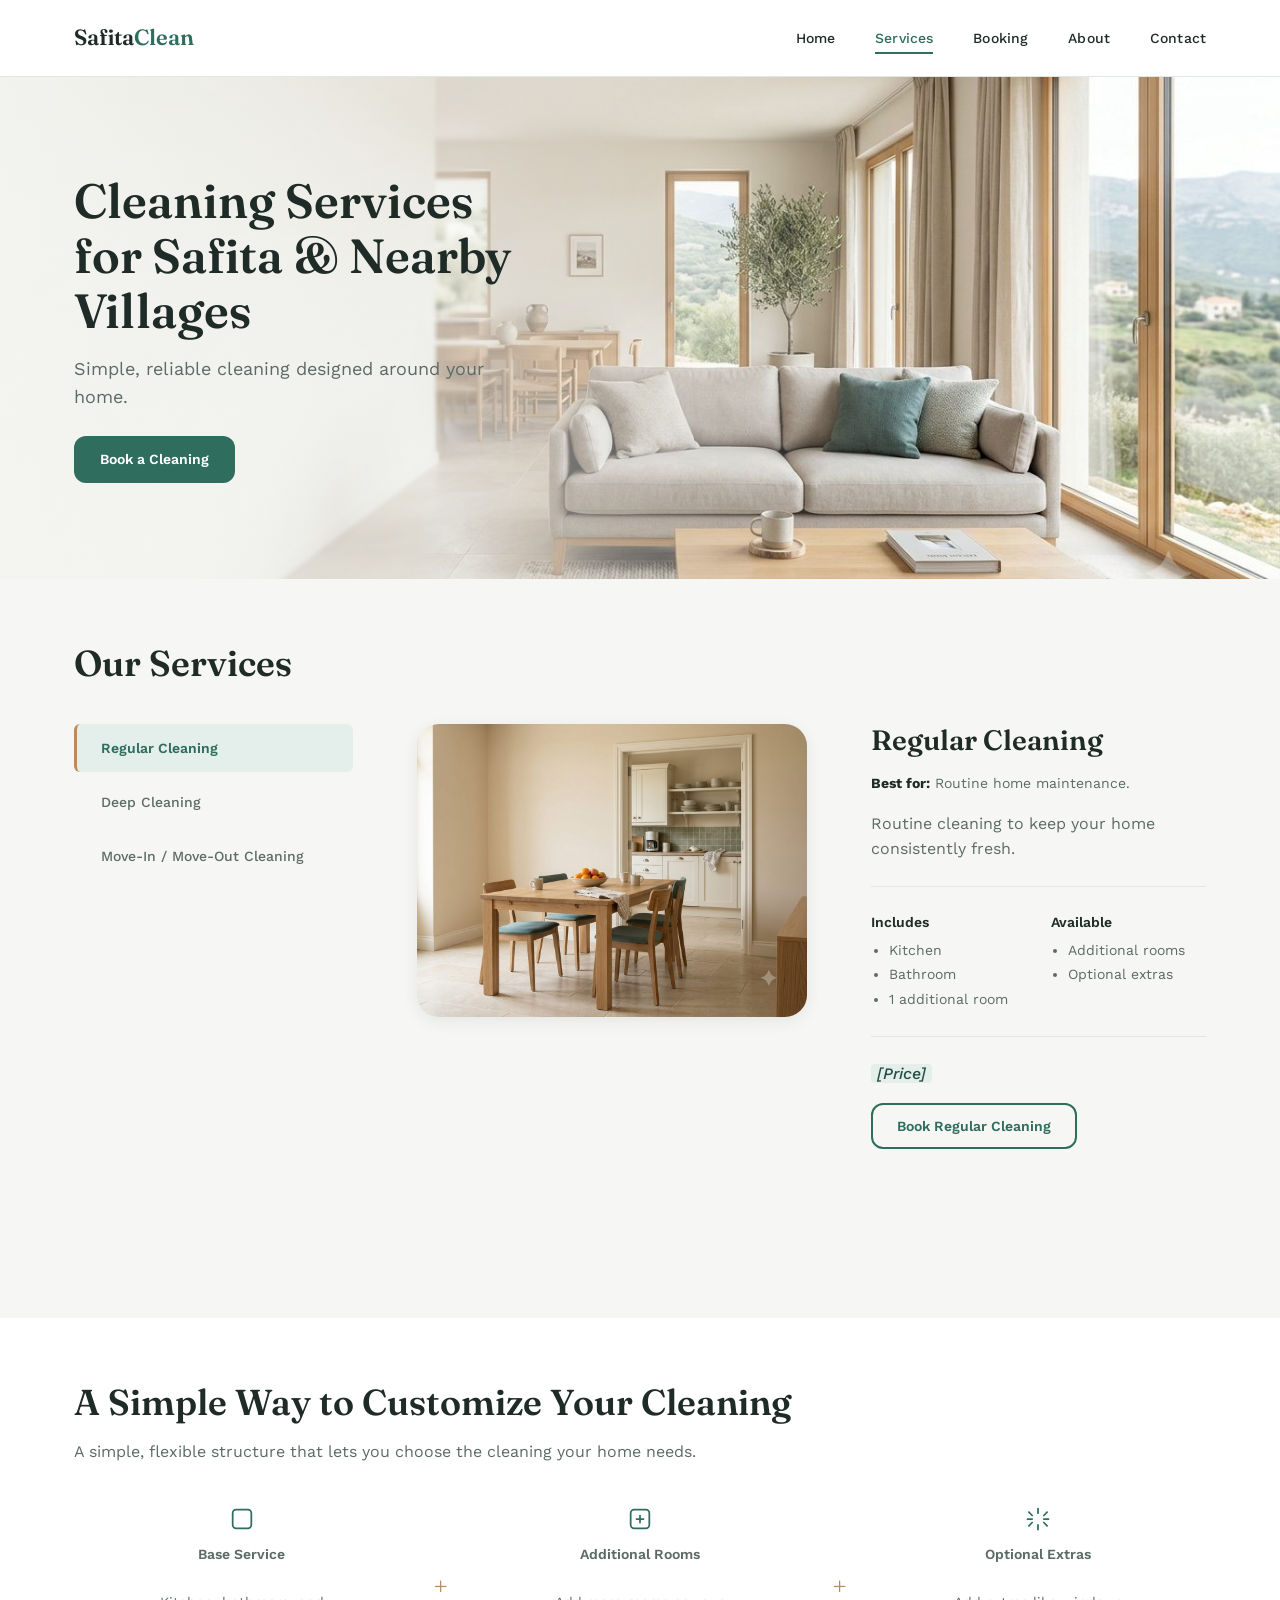
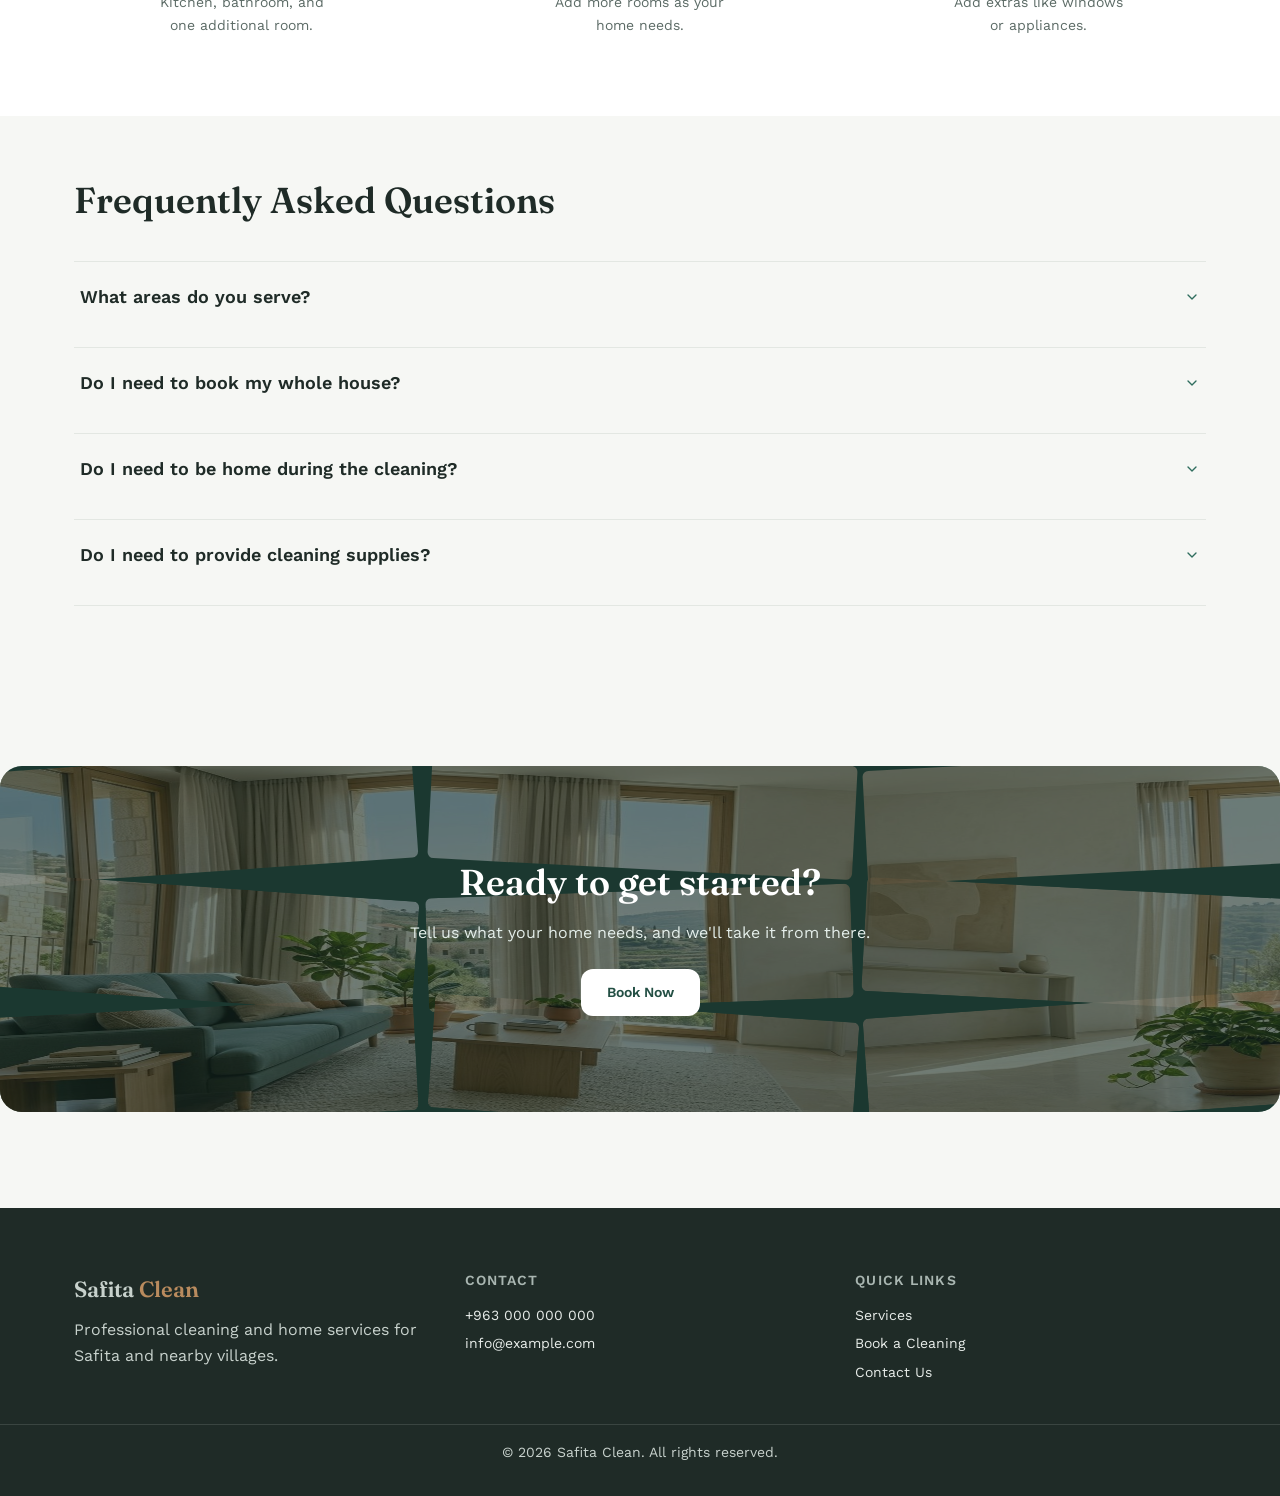
<file: services.html>
<!DOCTYPE html>
<html lang="en">
<head>
  <meta charset="UTF-8">
  <meta name="viewport" content="width=device-width, initial-scale=1.0">
  <title>Services | Safita Clean</title>
  <meta name="description" content="Regular cleaning, deep cleaning, and move-in/move-out cleaning services in Safita and nearby villages.">

  <link rel="preconnect" href="https://fonts.googleapis.com">
  <link rel="preconnect" href="https://fonts.gstatic.com" crossorigin>
  <link href="https://fonts.googleapis.com/css2?family=Fraunces:wght@500;600;700&family=Work+Sans:wght@400;500;600&display=swap" rel="stylesheet">

  <link rel="stylesheet" href="css/base.css">
  <link rel="stylesheet" href="css/layout.css">
  <link rel="stylesheet" href="css/components.css">
</head>
<body>
  <a href="#main-content" class="skip-link">Skip to main content</a>

  <div data-include="partials/header.html"></div>

  <main id="main-content">

    <!-- 1. Services hero -->
    <section class="services-hero">
      <img src="assets/images/services-hero.jpg" alt="Bright, sunlit living room with a comfortable sofa and view of the Safita hillside" class="services-hero__bg">
      <div class="services-hero__overlay" aria-hidden="true"></div>
      <div class="container">
        <div class="services-hero__content">
          <h1>Cleaning Services for Safita &amp; Nearby Villages</h1>
          <p class="services-hero__subtext">Simple, reliable cleaning designed around your home.</p>
          <div class="services-hero__actions">
            <a href="booking.html" class="btn btn--primary">Book a Cleaning</a>
          </div>
        </div>
      </div>
    </section>

    <!-- 2. Interactive service showcase -->
    <section class="section">
      <div class="container">
        <h2>Our Services</h2>

        <div class="showcase" id="services-showcase">
          <div class="showcase__tabs" role="tablist" aria-label="Choose a cleaning service">
            <button type="button" class="showcase__tab is-selected" role="tab" id="tab-regular" data-service="regular" aria-selected="true" aria-controls="panel-regular" tabindex="0">Regular Cleaning</button>
            <button type="button" class="showcase__tab" role="tab" id="tab-deep" data-service="deep" aria-selected="false" aria-controls="panel-deep" tabindex="-1">Deep Cleaning</button>
            <button type="button" class="showcase__tab" role="tab" id="tab-moving" data-service="moving" aria-selected="false" aria-controls="panel-moving" tabindex="-1">Move-In / Move-Out Cleaning</button>
          </div>

          <div class="showcase__visual">
            <img src="assets/images/regular-cleaning.jpg" alt="Bright dining area with a view into a clean, tidy kitchen" class="showcase__image showcase__image--regular is-active" data-image="regular" aria-hidden="false">
            <img src="assets/images/deep-cleaning.jpg" alt="Detailed, clean kitchen with tiled backsplash and open shelving" class="showcase__image showcase__image--deep" data-image="deep" aria-hidden="true">
            <img src="assets/images/move-in-out.jpg" alt="Bright, freshly prepared empty room with a hillside view" class="showcase__image showcase__image--moving" data-image="moving" aria-hidden="true">
          </div>

          <div class="showcase__details">
            <div class="showcase__panel is-active" id="panel-regular" role="tabpanel" aria-labelledby="tab-regular">
              <h3>Regular Cleaning</h3>
              <p class="showcase__best-for"><strong>Best for:</strong> Routine home maintenance.</p>
              <p>Routine cleaning to keep your home consistently fresh.</p>
              <div class="showcase__lists">
                <div>
                  <p class="showcase__list-label">Includes</p>
                  <ul>
                    <li>Kitchen</li>
                    <li>Bathroom</li>
                    <li>1 additional room</li>
                  </ul>
                </div>
                <div>
                  <p class="showcase__list-label">Available</p>
                  <ul>
                    <li>Additional rooms</li>
                    <li>Optional extras</li>
                  </ul>
                </div>
              </div>
              <p class="showcase__price"><span class="placeholder-text">[Price]</span></p>
              <a href="booking.html" class="btn btn--secondary">Book Regular Cleaning</a>
            </div>

            <div class="showcase__panel" id="panel-deep" role="tabpanel" aria-labelledby="tab-deep">
              <h3>Deep Cleaning</h3>
              <p class="showcase__best-for"><strong>Best for:</strong> A more thorough, detailed clean.</p>
              <p>A more thorough clean for the spaces everyday cleaning doesn't always reach.</p>
              <div class="showcase__lists">
                <div>
                  <p class="showcase__list-label">Includes</p>
                  <ul>
                    <li>Kitchen</li>
                    <li>Bathroom</li>
                    <li>1 additional room</li>
                  </ul>
                </div>
                <div>
                  <p class="showcase__list-label">Available</p>
                  <ul>
                    <li>Additional rooms</li>
                    <li>Optional extras</li>
                  </ul>
                </div>
              </div>
              <p class="showcase__price"><span class="placeholder-text">[Price]</span></p>
              <a href="booking.html" class="btn btn--secondary">Book Deep Cleaning</a>
            </div>

            <div class="showcase__panel" id="panel-moving" role="tabpanel" aria-labelledby="tab-moving">
              <h3>Move-In / Move-Out Cleaning</h3>
              <p class="showcase__best-for"><strong>Best for:</strong> Preparing or handing over a property.</p>
              <p>A detailed clean to prepare a home before moving in or leave it ready for the next occupant.</p>
              <div class="showcase__lists">
                <div>
                  <p class="showcase__list-label">Includes</p>
                  <ul>
                    <li>Kitchen</li>
                    <li>Bathrooms</li>
                    <li>Rooms</li>
                    <li>General detailed cleaning</li>
                  </ul>
                </div>
                <div>
                  <p class="showcase__list-label">Available</p>
                  <ul>
                    <li>Move-In or Move-Out</li>
                    <li>Optional extras</li>
                  </ul>
                </div>
              </div>
              <p class="showcase__price"><span class="placeholder-text">[Price]</span></p>
              <a href="booking.html" class="btn btn--secondary">Book Move-In / Move-Out</a>
            </div>
          </div>
        </div>
      </div>
    </section>

    <!-- 3. Service structure explainer -->
    <section class="section section--surface">
      <div class="container">
        <h2>A Simple Way to Customize Your Cleaning</h2>
        <p>A simple, flexible structure that lets you choose the cleaning your home needs.</p>

        <div class="structure">
          <div class="structure__block">
            <svg class="structure__icon" viewBox="0 0 24 24" fill="none" stroke="currentColor" stroke-width="1.5" stroke-linecap="round" stroke-linejoin="round" aria-hidden="true">
              <rect x="4" y="4" width="16" height="16" rx="3"></rect>
            </svg>
            <p class="structure__label">Base Service</p>
            <p class="structure__desc">Kitchen, bathroom, and one additional room.</p>
          </div>

          <span class="structure__plus" aria-hidden="true">+</span>

          <div class="structure__block">
            <svg class="structure__icon" viewBox="0 0 24 24" fill="none" stroke="currentColor" stroke-width="1.5" stroke-linecap="round" stroke-linejoin="round" aria-hidden="true">
              <rect x="4" y="4" width="16" height="16" rx="3"></rect>
              <path d="M12 9v6M9 12h6"></path>
            </svg>
            <p class="structure__label">Additional Rooms</p>
            <p class="structure__desc">Add more rooms as your home needs.</p>
          </div>

          <span class="structure__plus" aria-hidden="true">+</span>

          <div class="structure__block">
            <svg class="structure__icon" viewBox="0 0 24 24" fill="none" stroke="currentColor" stroke-width="1.5" stroke-linecap="round" stroke-linejoin="round" aria-hidden="true">
              <path d="M12 3v4M12 17v4M4.2 6.2l2.8 2.8M17 15l2.8 2.8M3 12h4M17 12h4M4.2 17.8L7 15M17 9l2.8-2.8"></path>
            </svg>
            <p class="structure__label">Optional Extras</p>
            <p class="structure__desc">Add extras like windows or appliances.</p>
          </div>
        </div>
      </div>
    </section>

    <!-- 3. FAQ -->
    <section class="section">
      <div class="container">
        <h2>Frequently Asked Questions</h2>

        <div class="faq-accordion">
          <div class="faq-accordion__item">
            <h3>
              <button class="faq-accordion__trigger" aria-expanded="false" aria-controls="faq-panel-1" id="faq-trigger-1">
                What areas do you serve?
                <svg class="faq-accordion__chevron" viewBox="0 0 24 24" fill="none" stroke="currentColor" stroke-width="2" stroke-linecap="round" stroke-linejoin="round" aria-hidden="true"><polyline points="6 9 12 15 18 9"></polyline></svg>
              </button>
            </h3>
            <div class="faq-accordion__panel-wrap">
              <div class="faq-accordion__panel" id="faq-panel-1" role="region" aria-labelledby="faq-trigger-1">
                <p>We currently serve Safita and nearby villages.</p>
              </div>
            </div>
          </div>

          <div class="faq-accordion__item">
            <h3>
              <button class="faq-accordion__trigger" aria-expanded="false" aria-controls="faq-panel-2" id="faq-trigger-2">
                Do I need to book my whole house?
                <svg class="faq-accordion__chevron" viewBox="0 0 24 24" fill="none" stroke="currentColor" stroke-width="2" stroke-linecap="round" stroke-linejoin="round" aria-hidden="true"><polyline points="6 9 12 15 18 9"></polyline></svg>
              </button>
            </h3>
            <div class="faq-accordion__panel-wrap">
              <div class="faq-accordion__panel" id="faq-panel-2" role="region" aria-labelledby="faq-trigger-2">
                <p>No — our base service covers the kitchen, bathroom, and one additional room. You can add more rooms as needed.</p>
              </div>
            </div>
          </div>

          <div class="faq-accordion__item">
            <h3>
              <button class="faq-accordion__trigger" aria-expanded="false" aria-controls="faq-panel-3" id="faq-trigger-3">
                Do I need to be home during the cleaning?
                <svg class="faq-accordion__chevron" viewBox="0 0 24 24" fill="none" stroke="currentColor" stroke-width="2" stroke-linecap="round" stroke-linejoin="round" aria-hidden="true"><polyline points="6 9 12 15 18 9"></polyline></svg>
              </button>
            </h3>
            <div class="faq-accordion__panel-wrap">
              <div class="faq-accordion__panel" id="faq-panel-3" role="region" aria-labelledby="faq-trigger-3">
                <p class="placeholder-note">This policy hasn't been confirmed yet.</p>
              </div>
            </div>
          </div>

          <div class="faq-accordion__item">
            <h3>
              <button class="faq-accordion__trigger" aria-expanded="false" aria-controls="faq-panel-4" id="faq-trigger-4">
                Do I need to provide cleaning supplies?
                <svg class="faq-accordion__chevron" viewBox="0 0 24 24" fill="none" stroke="currentColor" stroke-width="2" stroke-linecap="round" stroke-linejoin="round" aria-hidden="true"><polyline points="6 9 12 15 18 9"></polyline></svg>
              </button>
            </h3>
            <div class="faq-accordion__panel-wrap">
              <div class="faq-accordion__panel" id="faq-panel-4" role="region" aria-labelledby="faq-trigger-4">
                <p class="placeholder-note">This policy hasn't been confirmed yet.</p>
              </div>
            </div>
          </div>
        </div>
      </div>
    </section>

    <!-- 4. Puzzle CTA -->
    <section class="puzzle-cta">
      <div class="puzzle-cta__bg" aria-hidden="true">
        <div class="puzzle-cta__piece"></div>
        <div class="puzzle-cta__piece"></div>
        <div class="puzzle-cta__piece"></div>
        <div class="puzzle-cta__piece"></div>
        <div class="puzzle-cta__piece"></div>
        <div class="puzzle-cta__piece"></div>
        <div class="puzzle-cta__piece"></div>
        <div class="puzzle-cta__piece"></div>
        <div class="puzzle-cta__piece"></div>
      </div>
      <div class="puzzle-cta__scrim" aria-hidden="true"></div>
      <div class="container puzzle-cta__content">
        <h2>Ready to get started?</h2>
        <p>Tell us what your home needs, and we'll take it from there.</p>
        <a href="booking.html" class="btn btn--primary">Book Now</a>
      </div>
    </section>

  </main>

  <div data-include="partials/footer.html"></div>

  <script src="js/include.js" defer></script>
  <script src="js/nav.js" defer></script>
  <script src="js/main.js" defer></script>
  <script src="js/faq-accordion.js" defer></script>
  <script src="js/services-showcase.js" defer></script>
</body>
</html>
</file>
<file: css/base.css>
/* ==========================================================================
   base.css
   Design tokens (colors, type, spacing, shape) + global reset/typography.
   Change a value here and it updates everywhere the token is used.
   ========================================================================== */

:root {
  /* --- Color --- */
  --color-bg: #F6F7F4;          /* page background: soft, cool off-white */
  --color-surface: #FFFFFF;      /* cards, header, panels */
  --color-text: #1F2B27;         /* primary text: deep charcoal-green */
  --color-text-muted: #5C6B66;   /* secondary text */
  --color-primary: #2F6D5E;      /* brand color: deep pine-teal */
  --color-primary-dark: #234F44; /* hover/active state for primary */
  --color-primary-light: #E4EEEA;/* tints, hover backgrounds */
  --color-accent: #B98B5E;       /* warm sand accent, used sparingly */
  --color-border: #E3E7E2;
  --color-focus: #2F6D5E;
  --color-error: #B3261E; /* new: form validation only — nowhere else needed this yet */

  /* --- Type --- */
  --font-display: 'Fraunces', Georgia, serif; /* headings */
  --font-body: 'Work Sans', -apple-system, BlinkMacSystemFont, 'Segoe UI', sans-serif; /* body/UI */

  --fs-sm: 0.875rem;
  --fs-base: 1rem;
  --fs-md: 1.125rem;
  --fs-lg: 1.375rem;
  --fs-xl: 1.75rem;
  --fs-2xl: 2.25rem;
  --fs-3xl: 3rem;

  /* --- Spacing scale (use these instead of one-off px/rem values) --- */
  --space-2xs: 0.375rem;
  --space-xs: 0.625rem;
  --space-sm: 1rem;
  --space-md: 1.5rem;
  --space-lg: 2.5rem;
  --space-xl: 4rem;
  --space-2xl: 6rem;

  /* --- Shape --- */
  --radius-sm: 6px;
  --radius-md: 12px;
  --radius-lg: 22px;

  /* --- Shadow --- */
  --shadow-sm: 0 1px 2px rgba(31, 43, 39, 0.06), 0 1px 3px rgba(31, 43, 39, 0.08);
  --shadow-md: 0 4px 16px rgba(31, 43, 39, 0.08);

  /* --- Motion --- */
  --transition-fast: 150ms ease;
  --transition-base: 250ms ease;

  /* --- Layout --- */
  --container-max: 1180px;
  --header-height: 76px;
}

/* --- Reset --- */
*, *::before, *::after {
  box-sizing: border-box;
}

html {
  scroll-behavior: smooth;
}

@media (prefers-reduced-motion: reduce) {
  html {
    scroll-behavior: auto;
  }
  *, *::before, *::after {
    animation-duration: 0.01ms !important;
    animation-iteration-count: 1 !important;
    transition-duration: 0.01ms !important;
    scroll-behavior: auto !important;
  }
}

body {
  margin: 0;
  font-family: var(--font-body);
  font-size: var(--fs-base);
  line-height: 1.6;
  color: var(--color-text);
  background-color: var(--color-bg);
}

img {
  max-width: 100%;
  display: block;
}

h1, h2, h3, h4 {
  font-family: var(--font-display);
  font-weight: 600;
  line-height: 1.15;
  margin: 0 0 var(--space-sm);
  color: var(--color-text);
}

h1 { font-size: var(--fs-3xl); }
h2 { font-size: var(--fs-2xl); }
h3 { font-size: var(--fs-xl); }

p {
  margin: 0 0 var(--space-sm);
  color: var(--color-text-muted);
}

a {
  color: var(--color-primary);
  text-decoration: none;
}
a:hover {
  text-decoration: underline;
}

ul, ol {
  padding-inline-start: 1.25rem;
}

/* --- Accessibility: visible keyboard focus everywhere --- */
a:focus-visible,
button:focus-visible,
input:focus-visible,
textarea:focus-visible,
select:focus-visible {
  outline: 3px solid var(--color-focus);
  outline-offset: 2px;
}

.visually-hidden {
  position: absolute;
  width: 1px;
  height: 1px;
  padding: 0;
  margin: -1px;
  overflow: hidden;
  clip: rect(0, 0, 0, 0);
  white-space: nowrap;
  border: 0;
}

/* "Skip to main content" link, only visible when focused (keyboard users) */
.skip-link {
  position: absolute;
  inset-inline-start: var(--space-sm);
  top: -100px;
  background: var(--color-primary);
  color: #fff;
  padding: var(--space-2xs) var(--space-sm);
  border-radius: var(--radius-sm);
  z-index: 1000;
  transition: top var(--transition-fast);
}
.skip-link:focus {
  top: var(--space-sm);
}
</file>
<file: css/layout.css>
/* ==========================================================================
   layout.css
   How things are arranged: header/nav, footer, containers, sections.
   ========================================================================== */

.container {
  width: 100%;
  max-width: var(--container-max);
  margin-inline: auto;
  padding-inline: var(--space-md);
}

/* Narrower reading width for forms — the full-width container is too wide
   for comfortable field scanning. */
.container--narrow {
  max-width: 720px;
}

.section {
  padding-block: var(--space-xl);
}

/* Generic section background variant — reuses the same surface color
   already used for cards/header. Lets any page alternate background
   bands for visual rhythm without a page-specific class name. */
.section--surface {
  background: var(--color-surface);
}

main {
  min-height: 50vh;
}

/* --- Header --- */
.site-header {
  position: sticky;
  top: 0;
  z-index: 100;
  background: var(--color-surface);
  border-bottom: 1px solid var(--color-border);
}

.site-header__inner {
  display: flex;
  align-items: center;
  justify-content: space-between;
  height: var(--header-height);
}

.logo {
  font-family: var(--font-display);
  font-size: var(--fs-lg);
  font-weight: 600;
  color: var(--color-text);
}
.logo:hover {
  text-decoration: none;
}
.logo span {
  color: var(--color-primary);
}

.main-nav__list {
  display: flex;
  gap: var(--space-lg);
  list-style: none;
  margin: 0;
  padding: 0;
}

.main-nav__list a {
  color: var(--color-text);
  font-weight: 500;
  font-size: var(--fs-sm);
  letter-spacing: 0.01em;
  padding: var(--space-2xs) 0;
  border-bottom: 2px solid transparent;
}

.main-nav__list a:hover,
.main-nav__list a[aria-current="page"] {
  color: var(--color-primary);
  text-decoration: none;
  border-bottom-color: var(--color-primary);
}

.nav-toggle {
  display: none; /* shown only on mobile, see breakpoint below */
}

/* --- Footer --- */
.site-footer {
  background: var(--color-text);
  color: #E7ECE9;
  margin-top: var(--space-2xl);
}

.site-footer p {
  color: #C7D1CC;
}

.site-footer a {
  color: #E7ECE9;
}
.site-footer a:hover {
  color: #fff;
}

.site-footer__inner {
  padding-block: var(--space-xl) var(--space-lg);
  display: grid;
  gap: var(--space-lg);
  grid-template-columns: repeat(3, 1fr);
}

.site-footer__brand {
  font-family: var(--font-display);
  font-size: var(--fs-lg);
  font-weight: 600;
  color: #fff;
  margin: 0 0 var(--space-xs);
}
.site-footer__brand span {
  color: var(--color-accent);
}

.site-footer__heading {
  font-family: var(--font-body);
  font-size: var(--fs-sm);
  text-transform: uppercase;
  letter-spacing: 0.08em;
  color: #A9B6B1;
  margin: 0 0 var(--space-sm);
}

.site-footer__list {
  list-style: none;
  padding: 0;
  margin: 0;
  display: flex;
  flex-direction: column;
  gap: var(--space-2xs);
  font-size: var(--fs-sm);
}

.site-footer__bottom {
  border-top: 1px solid rgba(255, 255, 255, 0.12);
  padding-block: var(--space-sm);
  font-size: var(--fs-sm);
  color: #A9B6B1;
  text-align: center;
}

/* --- Mobile nav (below tablet width) --- */
@media (max-width: 768px) {
  .main-nav {
    position: fixed;
    inset: var(--header-height) 0 0 0;
    background: var(--color-surface);
    transform: translateX(100%);
    transition: transform var(--transition-base);
    overflow-y: auto;
  }

  .main-nav.is-open {
    transform: translateX(0);
  }

  /* translateX is a physical (X-axis) transform — it has no logical
     equivalent, so the slide-in direction needs an explicit RTL mirror.
     Without this, the menu would slide in from the wrong edge once the
     page is set to dir="rtl" (e.g. for Arabic). */
  [dir="rtl"] .main-nav {
    transform: translateX(-100%);
  }
  [dir="rtl"] .main-nav.is-open {
    transform: translateX(0);
  }

  .main-nav__list {
    flex-direction: column;
    gap: 0;
    padding: var(--space-md);
  }

  .main-nav__list a {
    display: block;
    padding: var(--space-sm) 0;
    border-bottom: 1px solid var(--color-border);
  }

  .nav-toggle {
    display: inline-flex;
  }

  .site-footer__inner {
    grid-template-columns: 1fr;
  }
}
</file>
<file: css/components.css>
/* ==========================================================================
   components.css
   Small reusable pieces. More will be added here as real pages are built
   (service cards, form fields, etc.) — kept minimal for now on purpose.
   ========================================================================== */

/* --- Buttons --- */
.btn {
  display: inline-flex;
  align-items: center;
  justify-content: center;
  gap: var(--space-2xs);
  padding: var(--space-xs) var(--space-md);
  border-radius: var(--radius-md);
  font-family: var(--font-body);
  font-weight: 600;
  font-size: var(--fs-sm);
  border: 2px solid transparent;
  cursor: pointer;
  transition: background-color var(--transition-fast),
              color var(--transition-fast),
              border-color var(--transition-fast);
}
.btn:hover {
  text-decoration: none;
}

.btn--primary {
  background: var(--color-primary);
  color: #fff;
}
.btn--primary:hover {
  background: var(--color-primary-dark);
}

.btn--secondary {
  background: transparent;
  color: var(--color-primary);
  border-color: var(--color-primary);
}
.btn--secondary:hover {
  background: var(--color-primary-light);
}

/* --- Mobile nav toggle (hamburger) button --- */
.nav-toggle {
  flex-direction: column;
  justify-content: center;
  align-items: center;
  gap: 5px;
  width: 40px;
  height: 40px;
  background: transparent;
  border: none;
  cursor: pointer;
  padding: 0;
}

.nav-toggle__bar {
  width: 22px;
  height: 2px;
  background: var(--color-text);
  border-radius: 2px;
  transition: transform var(--transition-fast), opacity var(--transition-fast);
}

/* Turns the three bars into an X when the menu is open */
.nav-toggle[aria-expanded="true"] .nav-toggle__bar:nth-child(1) {
  transform: translateY(7px) rotate(45deg);
}
.nav-toggle[aria-expanded="true"] .nav-toggle__bar:nth-child(2) {
  opacity: 0;
}
.nav-toggle[aria-expanded="true"] .nav-toggle__bar:nth-child(3) {
  transform: translateY(-7px) rotate(-45deg);
}

/* --- Placeholder note: marks page content that isn't built yet --- */
.placeholder-note {
  display: inline-block;
  background: var(--color-primary-light);
  border: 1px dashed var(--color-primary);
  border-radius: var(--radius-md);
  padding: var(--space-md);
  color: var(--color-text);
  font-size: var(--fs-sm);
}

/* Inline placeholder: marks a single unconfirmed detail (phone, price, etc.)
   inside otherwise-final copy. Different from .placeholder-note, which
   marks a whole section that hasn't been written yet. */
.placeholder-text {
  background: var(--color-primary-light);
  color: var(--color-primary-dark);
  padding-inline: 0.35em;
  border-radius: 4px;
  font-style: italic;
  font-weight: 500;
  white-space: nowrap;
}

/* --- Services page: hero ---
   Full-bleed background photo with an overlaid heading. Separate from
   Home's .hero (which is a 45/55 split with its own real photo) — this is
   a different composition on purpose, not a shared component. */
.services-hero {
  position: relative;
  overflow: hidden;
  min-height: 420px;
  display: flex;
  align-items: center;
}

.services-hero__bg {
  position: absolute;
  inset: 0;
  z-index: 0;
  width: 100%;
  height: 100%;
  object-fit: cover;
}

/* A light readability scrim over the text side of the photo. Gradient
   direction has no logical keyword in CSS, so the RTL flip below is an
   explicit override — same approach as the mobile nav's transform. */
.services-hero__overlay {
  position: absolute;
  inset: 0;
  z-index: 0;
  background: linear-gradient(to right, rgba(246, 247, 244, 0.88) 0%, rgba(246, 247, 244, 0.55) 40%, rgba(246, 247, 244, 0) 72%);
}
[dir="rtl"] .services-hero__overlay {
  background: linear-gradient(to left, rgba(246, 247, 244, 0.88) 0%, rgba(246, 247, 244, 0.55) 40%, rgba(246, 247, 244, 0) 72%);
}

/* Flex row (not a plain block) so the content genuinely moves to the
   inline-start edge in RTL, rather than only its text re-aligning while
   the box itself stays visually on the left. */
.services-hero .container {
  position: relative;
  z-index: 1;
  display: flex;
}

.services-hero__content {
  max-width: 44ch;
  padding-block: var(--space-2xl);
}

.services-hero__subtext {
  font-size: var(--fs-md);
  max-width: 40ch;
}

.services-hero__actions {
  margin-top: var(--space-md);
}

@media (max-width: 768px) {
  .services-hero {
    min-height: 320px;
  }
}

/* --- Services page: interactive showcase ---
   Desktop DOM order is [tabs, image, details] and stays that way for both
   directions — CSS Grid places DOM-first at the inline-start edge, which
   is the right edge in RTL, so the layout mirrors to "Details | Image |
   Services list" automatically with no direction-specific markup. */
.showcase {
  margin-top: var(--space-lg);
  display: grid;
  grid-template-columns: minmax(220px, 1fr) minmax(280px, 1.4fr) minmax(280px, 1.2fr);
  gap: var(--space-xl);
  align-items: start;
}

.showcase__tabs {
  display: flex;
  flex-direction: column;
  gap: var(--space-2xs);
}

.showcase__tab {
  text-align: start;
  background: none;
  border: none;
  border-inline-start: 3px solid transparent;
  padding: var(--space-sm) var(--space-md);
  font-family: var(--font-body);
  font-size: var(--fs-sm);
  font-weight: 500;
  color: var(--color-text-muted);
  cursor: pointer;
  border-radius: var(--radius-sm);
  transition: background-color var(--transition-fast), color var(--transition-fast), border-color var(--transition-fast);
}
.showcase__tab:hover {
  background: var(--color-primary-light);
  color: var(--color-text);
}
.showcase__tab.is-selected {
  border-inline-start-color: var(--color-accent);
  color: var(--color-primary);
  font-weight: 600;
  background: var(--color-primary-light);
}

.showcase__visual {
  display: grid;
  aspect-ratio: 4 / 3;
  border-radius: var(--radius-lg);
  overflow: hidden;
  box-shadow: var(--shadow-md);
}

.showcase__image {
  grid-column: 1;
  grid-row: 1;
  width: 100%;
  height: 100%;
  object-fit: cover;
  opacity: 0;
  transition: opacity 350ms ease;
}
.showcase__image.is-active {
  opacity: 1;
}

.showcase__details {
  display: grid;
}

.showcase__panel {
  grid-column: 1;
  grid-row: 1;
  opacity: 0;
  pointer-events: none;
  transition: opacity 350ms ease;
}
.showcase__panel.is-active {
  opacity: 1;
  pointer-events: auto;
}

.showcase__best-for {
  font-size: var(--fs-sm);
  color: var(--color-text-muted);
  margin-bottom: var(--space-sm);
}
.showcase__best-for strong {
  color: var(--color-text);
}

.showcase__lists {
  display: grid;
  grid-template-columns: 1fr 1fr;
  gap: var(--space-md);
  border-block: 1px solid var(--color-border);
  padding-block: var(--space-md);
  margin-block: var(--space-md);
}
.showcase__list-label {
  font-size: var(--fs-sm);
  font-weight: 600;
  color: var(--color-text);
  margin-bottom: var(--space-2xs);
}
.showcase__lists ul {
  margin: 0;
  padding-inline-start: 1.1rem;
  font-size: var(--fs-sm);
  color: var(--color-text-muted);
}
.showcase__lists li {
  margin-bottom: 2px;
}

.showcase__price {
  font-weight: 600;
  color: var(--color-primary);
  margin-bottom: var(--space-sm);
}

@media (max-width: 900px) {
  .showcase {
    grid-template-columns: 1fr;
  }
  .showcase__tabs {
    flex-direction: row;
    flex-wrap: wrap;
  }
  .showcase__tab {
    flex: 1 1 auto;
    text-align: center;
    border-inline-start: none;
    border-bottom: 3px solid transparent;
  }
  .showcase__tab.is-selected {
    border-inline-start: none;
    border-bottom-color: var(--color-accent);
  }
}
@media (max-width: 560px) {
  .showcase__tabs {
    flex-direction: column;
  }
  .showcase__tab {
    text-align: start;
    border-bottom: none;
    border-inline-start: 3px solid transparent;
  }
  .showcase__tab.is-selected {
    border-bottom: none;
    border-inline-start-color: var(--color-accent);
  }
}

/* --- Services page: structure section --- */
.structure {
  display: grid;
  grid-template-columns: 1fr auto 1fr auto 1fr;
  align-items: start;
  gap: var(--space-md);
  margin-top: var(--space-lg);
  text-align: center;
}
.structure__block {
  display: flex;
  flex-direction: column;
  align-items: center;
  gap: var(--space-xs);
}
.structure__icon {
  width: 28px;
  height: 28px;
  color: var(--color-primary);
}
.structure__label {
  font-weight: 600;
  font-size: var(--fs-sm);
}
.structure__desc {
  font-size: var(--fs-sm);
  color: var(--color-text-muted);
  max-width: 20ch;
}
.structure__plus {
  font-family: var(--font-display);
  font-size: var(--fs-xl);
  color: var(--color-accent);
  align-self: center;
  padding-top: var(--space-sm);
}

@media (max-width: 700px) {
  .structure {
    grid-template-columns: 1fr;
  }
  .structure__plus {
    transform: rotate(90deg);
    padding-top: 0;
  }
}

/* --- Services page: FAQ accordion --- */
.faq-accordion {
  margin-top: var(--space-lg);
  border-top: 1px solid var(--color-border);
}

.faq-accordion__item {
  border-bottom: 1px solid var(--color-border);
}

.faq-accordion__trigger {
  width: 100%;
  display: flex;
  align-items: center;
  justify-content: space-between;
  gap: var(--space-md);
  padding-block: var(--space-md);
  background: none;
  border: none;
  cursor: pointer;
  text-align: start;
  font-family: var(--font-body);
  font-size: var(--fs-md);
  font-weight: 600;
  color: var(--color-text);
}
.faq-accordion__trigger:hover {
  color: var(--color-primary);
}

/* Proper SVG icon (inline in the HTML), not a CSS-generated shape.
   A down/up chevron, not a left/right arrow, so rotating it needs zero
   RTL-specific styling. */
.faq-accordion__chevron {
  flex-shrink: 0;
  width: 16px;
  height: 16px;
  color: var(--color-primary);
  transition: transform var(--transition-fast);
}
.faq-accordion__trigger[aria-expanded="true"] .faq-accordion__chevron {
  transform: rotate(180deg);
}

/* CSS grid-rows trick (0fr -> 1fr) instead of a fixed max-height, so the
   animation still works correctly once answers are Arabic translations
   of a different length/line count. */
.faq-accordion__panel-wrap {
  display: grid;
  grid-template-rows: 0fr;
  transition: grid-template-rows var(--transition-base);
}
.faq-accordion__item.is-open .faq-accordion__panel-wrap {
  grid-template-rows: 1fr;
}
.faq-accordion__panel {
  overflow: hidden;
  min-height: 0;
}
.faq-accordion__panel p {
  padding-bottom: var(--space-md);
  max-width: 68ch;
}

/* --- Hero --- */
.hero {
  padding-block: var(--space-2xl) var(--space-xl);
  background: linear-gradient(180deg, var(--color-primary-light) 0%, var(--color-bg) 100%);
  overflow: hidden;
}

.hero__grid {
  display: grid;
  grid-template-columns: 45fr 55fr;
  gap: var(--space-xl);
  align-items: center;
}

.hero__subtext {
  font-size: var(--fs-md);
  max-width: 42ch;
}

.hero__actions {
  display: flex;
  flex-wrap: wrap;
  gap: var(--space-sm);
  margin-top: var(--space-md);
}

.hero__trust-line {
  margin-top: var(--space-sm);
  margin-bottom: 0;
  font-size: var(--fs-sm);
  color: var(--color-text-muted);
}

/* Real photo, not a decorative placeholder. Kept simple on purpose:
   rounded corners + soft shadow, no dark overlay on top of the image. */
.hero__visual {
  position: relative;
}

.hero__image {
  width: 100%;
  height: auto;
  display: block;
  border-radius: var(--radius-lg);
  box-shadow: var(--shadow-md);
}

/* --- Service cards --- */
.service-cards {
  display: grid;
  grid-template-columns: repeat(auto-fit, minmax(220px, 1fr));
  gap: var(--space-md);
  margin-top: var(--space-lg);
}

.service-card {
  background: var(--color-surface);
  border: 1px solid var(--color-border);
  border-radius: var(--radius-md);
  padding: var(--space-md);
  box-shadow: var(--shadow-sm);
  display: flex;
  flex-direction: column;
}

.service-card h3 {
  font-size: var(--fs-md);
}

.service-card__price {
  font-weight: 600;
  color: var(--color-primary);
  margin-top: auto;
  padding-top: var(--space-sm);
}

.service-card__best-for {
  font-size: var(--fs-sm);
  color: var(--color-text-muted);
  margin-bottom: var(--space-sm);
}

.service-card .btn {
  align-self: flex-start;
  margin-top: var(--space-sm);
}

.service-card__link {
  display: inline-block;
  margin-top: var(--space-xs);
  font-weight: 600;
  font-size: var(--fs-sm);
}

/* --- Trust points --- */
.trust-section {
  background: var(--color-surface);
}

.trust-points {
  display: grid;
  grid-template-columns: repeat(auto-fit, minmax(240px, 1fr));
  gap: var(--space-lg);
  margin-top: var(--space-lg);
}

.trust-point h3 {
  font-size: var(--fs-md);
  color: var(--color-primary);
}

/* --- How it works (steps) --- */
.steps {
  list-style: none;
  padding: 0;
  margin: var(--space-lg) 0 0;
  display: grid;
  grid-template-columns: repeat(auto-fit, minmax(200px, 1fr));
  gap: var(--space-lg);
}

.step__number {
  display: inline-flex;
  align-items: center;
  justify-content: center;
  width: 36px;
  height: 36px;
  border-radius: 50%;
  background: var(--color-primary);
  color: #fff;
  font-family: var(--font-display);
  font-weight: 600;
  margin-bottom: var(--space-sm);
}

.step h3 {
  font-size: var(--fs-md);
}

/* --- CTA banner --- */
.cta-banner {
  background: var(--color-primary);
  padding-block: var(--space-xl);
  margin-top: var(--space-2xl);
}

.cta-banner__inner {
  text-align: center;
}

.cta-banner h2 {
  color: #fff;
}

.cta-banner p {
  color: var(--color-primary-light);
  margin-bottom: var(--space-md);
}

.cta-banner .btn--primary {
  background: #fff;
  color: var(--color-primary-dark);
}
.cta-banner .btn--primary:hover {
  background: var(--color-primary-light);
}

/* --- Mobile: stack the hero instead of two columns --- */
@media (max-width: 768px) {
  .hero__grid {
    grid-template-columns: 1fr;
  }
  .hero__visual {
    order: -1;
  }
}

/* --- Services page: puzzle CTA ---
   Separate from Home's .cta-banner, deliberately — Home's final CTA is
   frozen and untouched by this component. */
.puzzle-cta {
  position: relative;
  overflow: hidden;
  margin-top: var(--space-2xl);
  padding-block: var(--space-2xl);
  background: var(--color-primary-dark);
  border-radius: var(--radius-lg);
}

.puzzle-cta__bg {
  position: absolute;
  inset: 0;
  z-index: 0;
  display: grid;
  grid-template-columns: repeat(3, 1fr);
  grid-template-rows: repeat(3, 1fr);
  gap: 2px;
  /* This is a decorative photographic composition, not reading content —
     its internal layout is fixed regardless of page direction. Letting it
     mirror in RTL like text/UI would would scramble which slice of the
     image lands in which cell. */
  direction: ltr;
}

.puzzle-cta__piece {
  background-image: url('../assets/images/services-cta.jpg');
  background-size: 300% 300%;
  border-radius: 6px;
  opacity: 1;
}

/* The real photo is bright — this keeps the white heading/button readable
   regardless of which part of it is showing behind the pieces. Sits above
   the pieces but below the text content. */
.puzzle-cta__scrim {
  position: absolute;
  inset: 0;
  z-index: 1;
  background: rgba(20, 34, 29, 0.5);
}

.puzzle-cta__piece:nth-child(1) { background-position: 0% 0%; }
.puzzle-cta__piece:nth-child(2) { background-position: 50% 0%; }
.puzzle-cta__piece:nth-child(3) { background-position: 100% 0%; }
.puzzle-cta__piece:nth-child(4) { background-position: 0% 50%; }
.puzzle-cta__piece:nth-child(5) { background-position: 50% 50%; }
.puzzle-cta__piece:nth-child(6) { background-position: 100% 50%; }
.puzzle-cta__piece:nth-child(7) { background-position: 0% 100%; }
.puzzle-cta__piece:nth-child(8) { background-position: 50% 100%; }
.puzzle-cta__piece:nth-child(9) { background-position: 100% 100%; }

/* The scatter/reassemble interaction is a desktop-hover enhancement only.
   Touch devices (no real hover) get the simple, always-assembled static
   image instead — matching "don't rely on hover" for mobile. */
@media (hover: hover) {
  .puzzle-cta__piece {
    opacity: 0.78;
    transition: transform 350ms ease, opacity 350ms ease;
  }
  .puzzle-cta__piece:nth-child(1) { transform: translate(-10px, -8px) rotate(-4deg); }
  .puzzle-cta__piece:nth-child(2) { transform: translate(3px, -11px) rotate(3deg); }
  .puzzle-cta__piece:nth-child(3) { transform: translate(10px, -6px) rotate(-3deg); }
  .puzzle-cta__piece:nth-child(4) { transform: translate(-9px, 5px) rotate(4deg); }
  .puzzle-cta__piece:nth-child(5) { transform: translate(0, 9px) rotate(-2deg); }
  .puzzle-cta__piece:nth-child(6) { transform: translate(9px, 6px) rotate(3deg); }
  .puzzle-cta__piece:nth-child(7) { transform: translate(-9px, 9px) rotate(-3deg); }
  .puzzle-cta__piece:nth-child(8) { transform: translate(4px, 10px) rotate(4deg); }
  .puzzle-cta__piece:nth-child(9) { transform: translate(11px, 6px) rotate(-4deg); }

  .puzzle-cta:hover .puzzle-cta__piece,
  .puzzle-cta:focus-within .puzzle-cta__piece {
    transform: translate(0, 0) rotate(0deg);
    opacity: 1;
  }
}

.puzzle-cta__content {
  position: relative;
  z-index: 2;
  text-align: center;
}
.puzzle-cta__content h2 {
  color: #fff;
}
.puzzle-cta__content p {
  color: var(--color-primary-light);
  margin-bottom: var(--space-md);
}
.puzzle-cta__content .btn--primary {
  background: #fff;
  color: var(--color-primary-dark);
}
.puzzle-cta__content .btn--primary:hover {
  background: var(--color-primary-light);
}

/* --- Booking page: form --- */
.booking-form {
  margin-top: var(--space-lg);
}

.form-group {
  border: none;
  padding: 0;
  margin: 0 0 var(--space-xl);
}
.form-group legend {
  font-family: var(--font-display);
  font-weight: 600;
  font-size: var(--fs-lg);
  color: var(--color-text);
  padding: 0;
  margin-bottom: var(--space-md);
}

.form-note {
  background: var(--color-primary-light);
  border-radius: var(--radius-md);
  padding: var(--space-sm) var(--space-md);
  font-size: var(--fs-sm);
  color: var(--color-text);
  margin-bottom: var(--space-md);
}

.form-field {
  margin-bottom: var(--space-md);
}
.form-field label,
.form-field__label {
  display: block;
  font-weight: 500;
  font-size: var(--fs-sm);
  color: var(--color-text);
  margin-bottom: var(--space-2xs);
}

.form-field input[type="text"],
.form-field input[type="tel"],
.form-field input[type="email"],
.form-field input[type="date"],
.form-field textarea {
  width: 100%;
  font-family: var(--font-body);
  font-size: var(--fs-base);
  color: var(--color-text);
  background: var(--color-surface);
  border: 1px solid var(--color-border);
  border-radius: var(--radius-sm);
  padding: var(--space-xs) var(--space-sm);
}
.form-field textarea {
  resize: vertical;
}

.form-hint {
  font-size: var(--fs-sm);
  color: var(--color-text-muted);
  margin-top: var(--space-2xs);
  margin-bottom: 0;
}

.form-error {
  font-size: var(--fs-sm);
  color: var(--color-error);
  margin-top: var(--space-2xs);
  margin-bottom: 0;
}
.form-error:empty {
  display: none;
}

.form-field input[aria-invalid="true"],
.form-field textarea[aria-invalid="true"] {
  border-color: var(--color-error);
}

/* --- Steppers --- */
.stepper-group {
  display: flex;
  flex-wrap: wrap;
  gap: var(--space-md);
  margin-bottom: var(--space-md);
}

.stepper {
  min-width: 160px;
}
.stepper__label {
  display: block;
  font-size: var(--fs-sm);
  font-weight: 500;
  margin-bottom: var(--space-2xs);
}
.stepper__controls {
  display: flex;
  align-items: center;
  gap: var(--space-sm);
}
.stepper__btn {
  width: 36px;
  height: 36px;
  flex-shrink: 0;
  border: 1px solid var(--color-border);
  background: var(--color-surface);
  border-radius: var(--radius-sm);
  font-size: var(--fs-md);
  font-weight: 600;
  color: var(--color-primary);
  cursor: pointer;
  line-height: 1;
}
.stepper__btn:hover {
  background: var(--color-primary-light);
}
.stepper__input {
  width: 48px;
  text-align: center;
  font-size: var(--fs-base);
  font-weight: 600;
  border: 1px solid var(--color-border);
  border-radius: var(--radius-sm);
  padding: var(--space-2xs);
  /* Firefox spinner removal, keeps the custom +/- buttons as the only
     visible control while still allowing direct keyboard entry. */
  -moz-appearance: textfield;
}
.stepper__input::-webkit-outer-spin-button,
.stepper__input::-webkit-inner-spin-button {
  -webkit-appearance: none;
  margin: 0;
}

/* --- Pill choice (radio group styled as pills) ---
   Built on real radio inputs: native keyboard support (arrow keys move
   between options, Tab enters/exits the group as one stop) comes free,
   no custom JS needed for the interaction itself. */
.pill-choice {
  display: flex;
  flex-wrap: wrap;
  gap: var(--space-sm);
}
.pill-choice__input {
  position: absolute;
  width: 1px;
  height: 1px;
  padding: 0;
  margin: -1px;
  overflow: hidden;
  clip: rect(0, 0, 0, 0);
  white-space: nowrap;
  border: 0;
}
.pill-choice__label {
  display: inline-flex;
  align-items: center;
  padding: var(--space-xs) var(--space-md);
  border: 1px solid var(--color-border);
  border-radius: 999px;
  font-size: var(--fs-sm);
  font-weight: 500;
  color: var(--color-text);
  background: var(--color-surface);
  cursor: pointer;
  transition: background-color var(--transition-fast), color var(--transition-fast), border-color var(--transition-fast);
}
.pill-choice__input:checked + .pill-choice__label {
  background: var(--color-primary);
  border-color: var(--color-primary);
  color: #fff;
}
.pill-choice__input:focus-visible + .pill-choice__label {
  outline: 3px solid var(--color-focus);
  outline-offset: 2px;
}

/* --- Checkbox group (Optional Extras) --- */
.checkbox-group {
  display: flex;
  flex-direction: column;
  gap: var(--space-sm);
  font-size: var(--fs-sm);
}
.checkbox-group label {
  display: flex;
  align-items: center;
  gap: var(--space-xs);
  cursor: pointer;
}

/* --- Success state --- */
.booking-success {
  margin-top: var(--space-lg);
}
.booking-success .placeholder-note {
  margin-top: var(--space-md);
}

.booking-alt-contact {
  margin-top: var(--space-lg);
}

/* ==========================================================================
   About page
   ========================================================================== */

/* --- Hero: crafted composition, not a photo (see project notes — no real
   team photo exists, and a generic stock "team" photo would be worse than
   an honest abstract treatment). Reuses the palette only. --- */
.about-hero {
  padding-block: var(--space-2xl) var(--space-xl);
  background: var(--color-primary-light);
}
.about-hero__grid {
  display: grid;
  grid-template-columns: 1.2fr 1fr;
  gap: var(--space-xl);
  align-items: center;
}
.about-hero__subtext {
  font-size: var(--fs-md);
  max-width: 38ch;
  margin-bottom: 0;
}
.about-hero__visual {
  position: relative;
  height: 220px;
}
.about-hero__shape {
  position: absolute;
  border-radius: var(--radius-lg);
}
.about-hero__shape--1 {
  inset-inline-start: 10%;
  top: 10%;
  width: 55%;
  height: 70%;
  background: var(--color-surface);
  box-shadow: var(--shadow-md);
}
.about-hero__shape--2 {
  inset-inline-end: 8%;
  top: 0;
  width: 40%;
  height: 55%;
  background: var(--color-accent);
  opacity: 0.85;
}
.about-hero__shape--3 {
  inset-inline-end: 15%;
  bottom: 5%;
  width: 32%;
  height: 34%;
  background: var(--color-primary);
}
.about-hero__badge {
  position: absolute;
  inset-inline-start: 22%;
  bottom: 8%;
  width: 56px;
  height: 56px;
  border-radius: 50%;
  background: var(--color-primary-dark);
  color: #fff;
  display: flex;
  align-items: center;
  justify-content: center;
  box-shadow: var(--shadow-md);
}
.about-hero__badge svg {
  width: 26px;
  height: 26px;
}

@media (max-width: 768px) {
  .about-hero__grid {
    grid-template-columns: 1fr;
  }
  .about-hero__visual {
    height: 180px;
    order: -1;
  }
}

/* --- Who We Are: editorial split --- */
.who-we-are {
  display: grid;
  grid-template-columns: 1.1fr 1fr;
  gap: var(--space-xl);
  align-items: center;
}
.who-we-are__lead {
  font-family: var(--font-display);
  font-size: var(--fs-lg);
  color: var(--color-text);
  font-weight: 600;
  margin-bottom: var(--space-md);
}
.who-we-are__points {
  margin-top: var(--space-md);
  padding-inline-start: 1.1rem;
  color: var(--color-text-muted);
  font-size: var(--fs-sm);
}
.who-we-are__points li {
  margin-bottom: var(--space-2xs);
}
.who-we-are__image {
  width: 100%;
  height: 100%;
  min-height: 280px;
  object-fit: cover;
  border-radius: var(--radius-lg);
  box-shadow: var(--shadow-md);
}
@media (max-width: 768px) {
  .who-we-are {
    grid-template-columns: 1fr;
  }
  .who-we-are__media {
    order: -1;
  }
  .who-we-are__image {
    min-height: 220px;
  }
}

/* --- What Matters to Us: principle cards --- */
.principles {
  display: grid;
  grid-template-columns: repeat(auto-fit, minmax(220px, 1fr));
  gap: var(--space-md);
  margin-top: var(--space-lg);
}
.principle-card {
  background: var(--color-surface);
  border: 1px solid var(--color-border);
  border-radius: var(--radius-md);
  padding: var(--space-md);
}
.principle-card__icon {
  width: 28px;
  height: 28px;
  color: var(--color-primary);
  margin-bottom: var(--space-sm);
}
.principle-card h3 {
  font-size: var(--fs-md);
  margin-bottom: var(--space-2xs);
}
.principle-card p {
  font-size: var(--fs-sm);
  margin-bottom: 0;
}

/* --- How We Think About Cleaning: abstract sequence ---
   Same house icon shown three times with escalating color/opacity — a
   conceptual transformation, not a literal (and unverifiable) before/after
   photo claim. */
.philosophy__intro {
  font-size: var(--fs-md);
  max-width: 60ch;
  margin-top: var(--space-sm);
}
.philosophy {
  display: flex;
  align-items: center;
  justify-content: center;
  gap: var(--space-md);
  margin-top: var(--space-xl);
}
.philosophy__step {
  width: 64px;
  height: 64px;
  border-radius: 50%;
  display: flex;
  align-items: center;
  justify-content: center;
}
.philosophy__step svg {
  width: 30px;
  height: 30px;
}
.philosophy__step--1 {
  background: var(--color-bg);
  color: var(--color-text-muted);
  opacity: 0.55;
}
.philosophy__step--2 {
  background: var(--color-primary-light);
  color: var(--color-primary);
  opacity: 0.8;
  width: 76px;
  height: 76px;
}
.philosophy__step--2 svg {
  width: 34px;
  height: 34px;
}
.philosophy__step--3 {
  background: var(--color-primary);
  color: #fff;
}
.philosophy__connector {
  width: 48px;
  height: 2px;
  background: var(--color-border);
}
.philosophy__labels {
  display: flex;
  align-items: center;
  justify-content: center;
  gap: var(--space-md);
  margin-top: var(--space-sm);
  font-size: var(--fs-sm);
  color: var(--color-text-muted);
  text-align: center;
}
.philosophy__labels span {
  width: 64px;
}
.philosophy__labels span:nth-child(2) {
  width: 76px;
  font-weight: 600;
  color: var(--color-primary);
}
@media (max-width: 560px) {
  .philosophy__connector {
    width: 24px;
  }
}

/* --- Our Approach: 4-step flow --- */
.approach {
  display: grid;
  grid-template-columns: repeat(auto-fit, minmax(180px, 1fr));
  gap: var(--space-lg);
  margin-top: var(--space-lg);
  text-align: center;
}
.approach__icon {
  width: 52px;
  height: 52px;
  border-radius: 50%;
  background: var(--color-surface);
  border: 1px solid var(--color-border);
  display: flex;
  align-items: center;
  justify-content: center;
  margin-inline: auto;
  margin-bottom: var(--space-sm);
  color: var(--color-primary);
}
.approach__icon svg {
  width: 24px;
  height: 24px;
}
.approach__step h3 {
  font-size: var(--fs-md);
  margin-bottom: var(--space-2xs);
}
.approach__step p {
  font-size: var(--fs-sm);
  margin-bottom: 0;
}

/* --- Final CTA: separate from Home's .cta-banner and Services'
   .puzzle-cta on purpose — neither of those may be touched. --- */
.simple-cta {
  background: var(--color-primary);
  padding-block: var(--space-xl);
  margin-top: var(--space-lg);
}
.simple-cta__inner {
  text-align: center;
}
.simple-cta h2 {
  color: #fff;
}
.simple-cta p {
  color: var(--color-primary-light);
  margin-bottom: var(--space-md);
}
.simple-cta__actions {
  display: flex;
  flex-wrap: wrap;
  justify-content: center;
  gap: var(--space-sm);
}
.simple-cta .btn--primary {
  background: #fff;
  color: var(--color-primary-dark);
}
.simple-cta .btn--primary:hover {
  background: var(--color-primary-light);
}
.simple-cta .btn--secondary {
  color: #fff;
  border-color: rgba(255, 255, 255, 0.6);
}
.simple-cta .btn--secondary:hover {
  background: rgba(255, 255, 255, 0.12);
}

/* ==========================================================================
   Contact page
   ========================================================================== */

.contact-hero {
  padding-block-end: var(--space-sm);
}
.contact-hero__grid {
  display: flex;
  align-items: center;
  justify-content: space-between;
  gap: var(--space-lg);
}
.contact-hero__subtext {
  font-size: var(--fs-md);
  max-width: 46ch;
  margin-bottom: 0;
}
.contact-hero__icons {
  position: relative;
  width: 96px;
  height: 96px;
  flex-shrink: 0;
}
.contact-hero__icon {
  position: absolute;
  border-radius: 50%;
  display: flex;
  align-items: center;
  justify-content: center;
}
.contact-hero__icon svg {
  width: 26px;
  height: 26px;
}
.contact-hero__icon--house {
  top: 0;
  inset-inline-start: 0;
  width: 68px;
  height: 68px;
  background: var(--color-primary-light);
  color: var(--color-primary);
}
.contact-hero__icon--message {
  bottom: 0;
  inset-inline-end: 0;
  width: 52px;
  height: 52px;
  background: var(--color-accent);
  color: #fff;
  box-shadow: var(--shadow-sm);
}
@media (max-width: 640px) {
  .contact-hero__grid {
    flex-direction: column;
    align-items: flex-start;
  }
}

/* --- Contact layout: details | form --- */
.contact-layout {
  display: grid;
  grid-template-columns: 0.85fr 1.15fr;
  gap: var(--space-xl);
  align-items: start;
}
.contact-details {
  display: flex;
  flex-direction: column;
  gap: var(--space-lg);
}
.contact-detail h3 {
  font-size: var(--fs-sm);
  text-transform: uppercase;
  letter-spacing: 0.04em;
  color: var(--color-text-muted);
  margin-bottom: var(--space-2xs);
}
.contact-detail p {
  font-size: var(--fs-md);
  margin-bottom: 0;
}
.map-decoration {
  width: 100%;
  max-width: 220px;
  height: auto;
  margin-top: var(--space-sm);
}

.prompt-card {
  background: var(--color-primary-light);
  border-radius: var(--radius-md);
  padding: var(--space-md);
}
.prompt-card h3 {
  font-size: var(--fs-md);
  margin-bottom: var(--space-2xs);
}
.prompt-card p {
  font-size: var(--fs-sm);
  margin-bottom: var(--space-md);
}

.contact-form .form-group {
  margin-bottom: var(--space-md);
}

@media (max-width: 768px) {
  .contact-layout {
    grid-template-columns: 1fr;
  }
}
</file>
